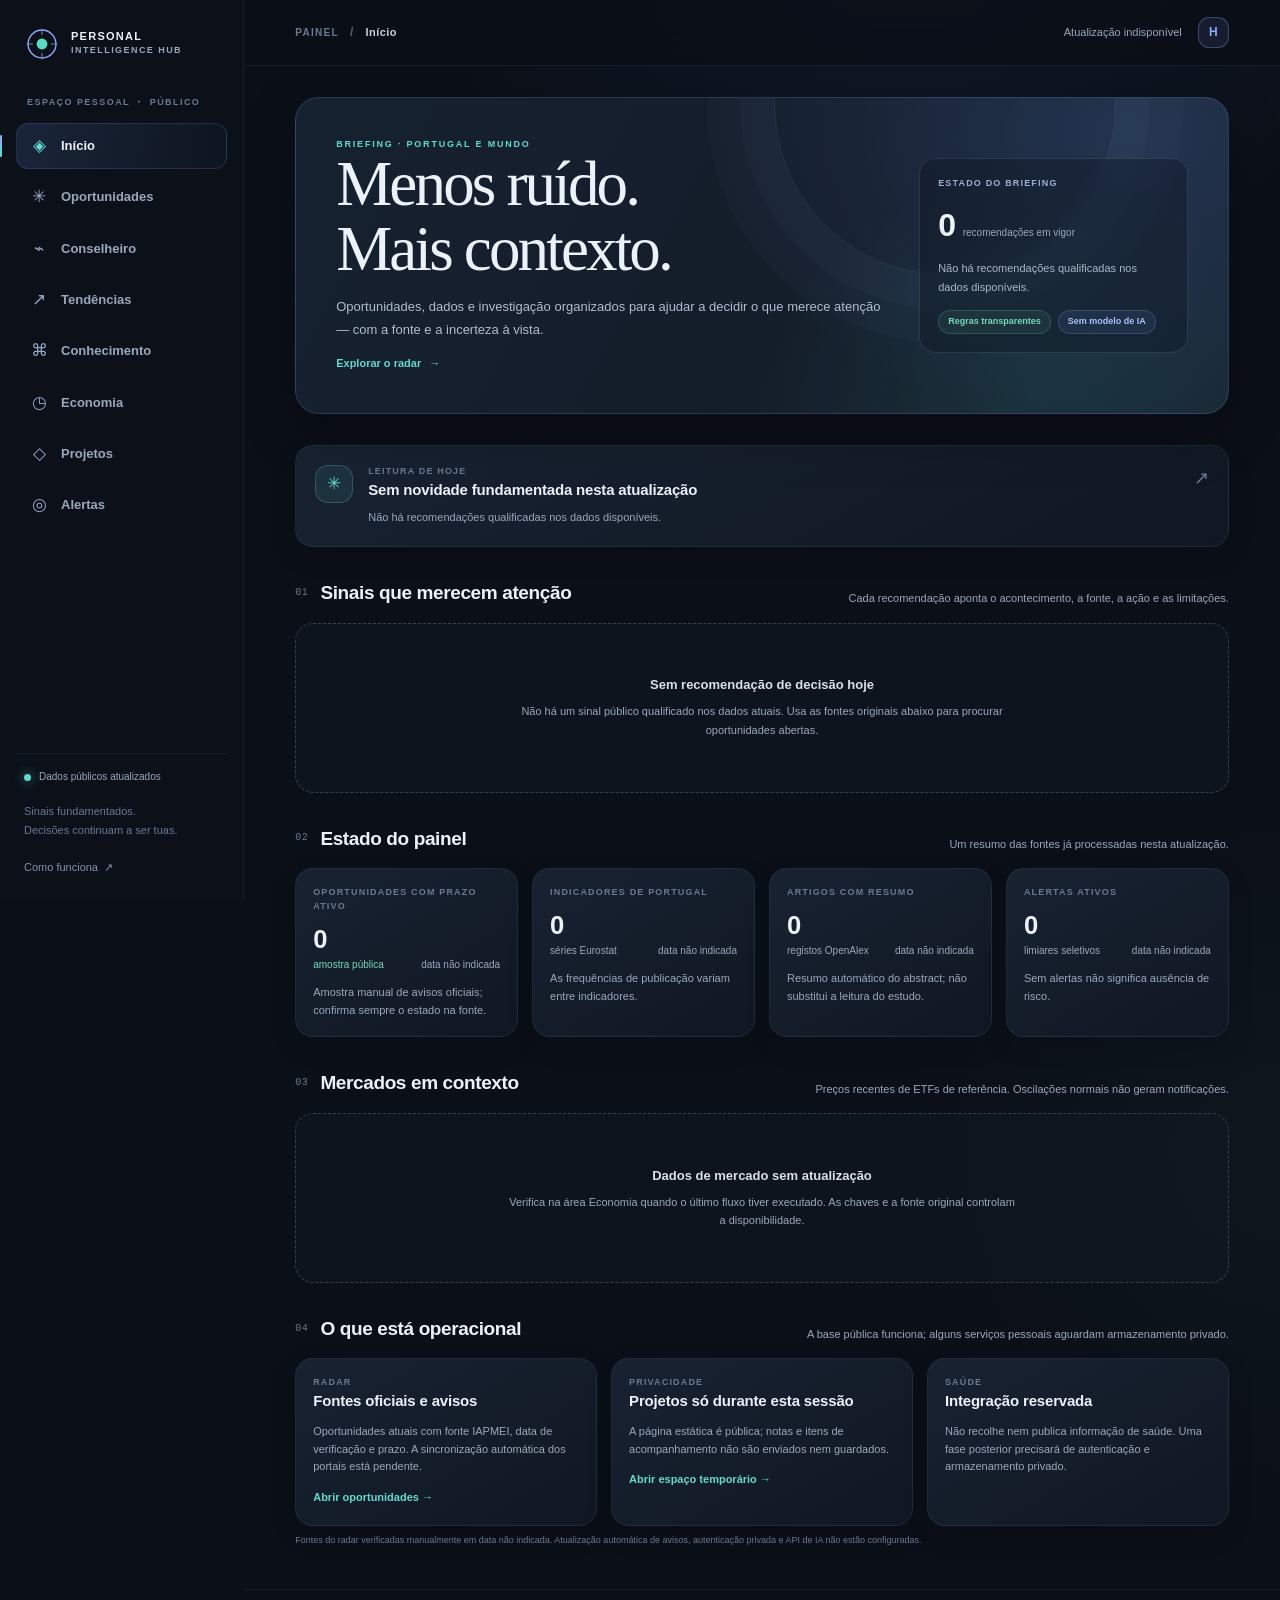
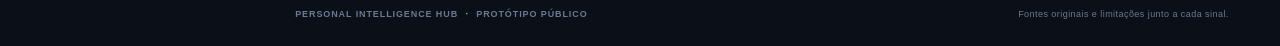
<file: personal-intelligence-dashboard/docs/index.html>
<!doctype html>
<html lang="pt-PT">
<head>
  <meta charset="utf-8">
  <meta name="viewport" content="width=device-width, initial-scale=1, viewport-fit=cover">
  <meta name="theme-color" content="#0c1018">
  <meta name="description" content="Briefing diário com oportunidades e sinais verificados.">
  <title>Início · Personal Intelligence Hub</title>
  <link rel="stylesheet" href="assets/hub.css">
  <script defer src="assets/hub.js"></script>
</head>
<body data-page="home">
  <a class="skip-link" href="#main">Saltar para o conteúdo principal</a>
  <div class="app-shell">
    <aside class="sidebar">
      <a class="brand" href="index.html" data-route="home">
        <svg class="brand-mark" viewBox="0 0 40 40" aria-hidden="true">
<circle cx="20" cy="20" r="15.5" fill="none" stroke="#88aaff" stroke-width="1.6"/>
<circle cx="20" cy="20" r="6" fill="#58dbc4"/><path d="M20 3v7M37 20h-7M20 37v-7M3 20h7" stroke="#7888a5" stroke-width="1.2"/>
</svg>
        <span class="brand-text"><strong>PERSONAL</strong><span>INTELLIGENCE HUB</span></span>
      </a>
      <div class="workspace-label">ESPAÇO PESSOAL <span aria-hidden="true">·</span> PÚBLICO</div>
      <nav class="side-nav" aria-label="Navegação principal">
        <a class="nav-link" href="index.html" data-route="home" aria-current="page"><span class="nav-icon" aria-hidden="true">◈</span><span>Início</span></a>
<a class="nav-link" href="opportunities.html" data-route="opportunities"><span class="nav-icon" aria-hidden="true">✳</span><span>Oportunidades</span></a>
<a class="nav-link" href="advisor.html" data-route="advisor"><span class="nav-icon" aria-hidden="true">⌁</span><span>Conselheiro</span></a>
<a class="nav-link" href="trends.html" data-route="trends"><span class="nav-icon" aria-hidden="true">↗</span><span>Tendências</span></a>
<a class="nav-link" href="knowledge.html" data-route="knowledge"><span class="nav-icon" aria-hidden="true">⌘</span><span>Conhecimento</span></a>
<a class="nav-link" href="economy.html" data-route="economy"><span class="nav-icon" aria-hidden="true">◷</span><span>Economia</span></a>
<a class="nav-link" href="projects.html" data-route="projects"><span class="nav-icon" aria-hidden="true">◇</span><span>Projetos</span></a>
<a class="nav-link" href="alerts.html" data-route="alerts"><span class="nav-icon" aria-hidden="true">◎</span><span>Alertas</span></a>
      </nav>
      <div class="sidebar-bottom">
        <div class="source-status"><span class="pulse" aria-hidden="true"></span><span id="source-status">A carregar fontes públicas</span></div>
        <div class="sidebar-note">Sinais fundamentados.<br>Decisões continuam a ser tuas.</div>
        <a class="sidebar-help" href="https://github.com/hlsr2002-glitch/personal-intelligence-dashboard/blob/main/personal-intelligence-dashboard/README.md" target="_blank" rel="noopener noreferrer">Como funciona <span aria-hidden="true">↗</span></a>
      </div>
    </aside>
    <div class="main-column">
      <header class="topbar">
        <div class="mobile-brand"><svg class="brand-mark" viewBox="0 0 40 40" aria-hidden="true">
<circle cx="20" cy="20" r="15.5" fill="none" stroke="#88aaff" stroke-width="1.6"/>
<circle cx="20" cy="20" r="6" fill="#58dbc4"/><path d="M20 3v7M37 20h-7M20 37v-7M3 20h7" stroke="#7888a5" stroke-width="1.2"/>
</svg><span>INTELLIGENCE HUB</span></div>
        <div class="breadcrumbs"><span>PAINEL</span><b aria-hidden="true">/</b><strong id="crumb-title">Início</strong></div>
        <div class="topbar-meta"><span class="topbar-date" id="updated-label">A sincronizar…</span><span class="avatar" aria-label="Perfil privado não configurado">H</span></div>
      </header>
      <nav class="mobile-nav" aria-label="Navegação principal">
        <a class="nav-link" href="index.html" data-route="home" aria-current="page"><span class="nav-icon" aria-hidden="true">◈</span><span>Início</span></a>
<a class="nav-link" href="opportunities.html" data-route="opportunities"><span class="nav-icon" aria-hidden="true">✳</span><span>Oportunidades</span></a>
<a class="nav-link" href="advisor.html" data-route="advisor"><span class="nav-icon" aria-hidden="true">⌁</span><span>Conselheiro</span></a>
<a class="nav-link" href="trends.html" data-route="trends"><span class="nav-icon" aria-hidden="true">↗</span><span>Tendências</span></a>
<a class="nav-link" href="knowledge.html" data-route="knowledge"><span class="nav-icon" aria-hidden="true">⌘</span><span>Conhecimento</span></a>
<a class="nav-link" href="economy.html" data-route="economy"><span class="nav-icon" aria-hidden="true">◷</span><span>Economia</span></a>
<a class="nav-link" href="projects.html" data-route="projects"><span class="nav-icon" aria-hidden="true">◇</span><span>Projetos</span></a>
<a class="nav-link" href="alerts.html" data-route="alerts"><span class="nav-icon" aria-hidden="true">◎</span><span>Alertas</span></a>
      </nav>
      <main id="main" class="page-main" tabindex="-1">
        <div class="loading-state" role="status"><span class="spinner" aria-hidden="true"></span>A preparar o painel…</div>
      </main>
      <footer class="page-footer">
        <span>PERSONAL INTELLIGENCE HUB <b>·</b> PROTÓTIPO PÚBLICO</span>
        <span>Fontes originais e limitações junto a cada sinal.</span>
      </footer>
    </div>
  </div>
</body>
</html>
</file>
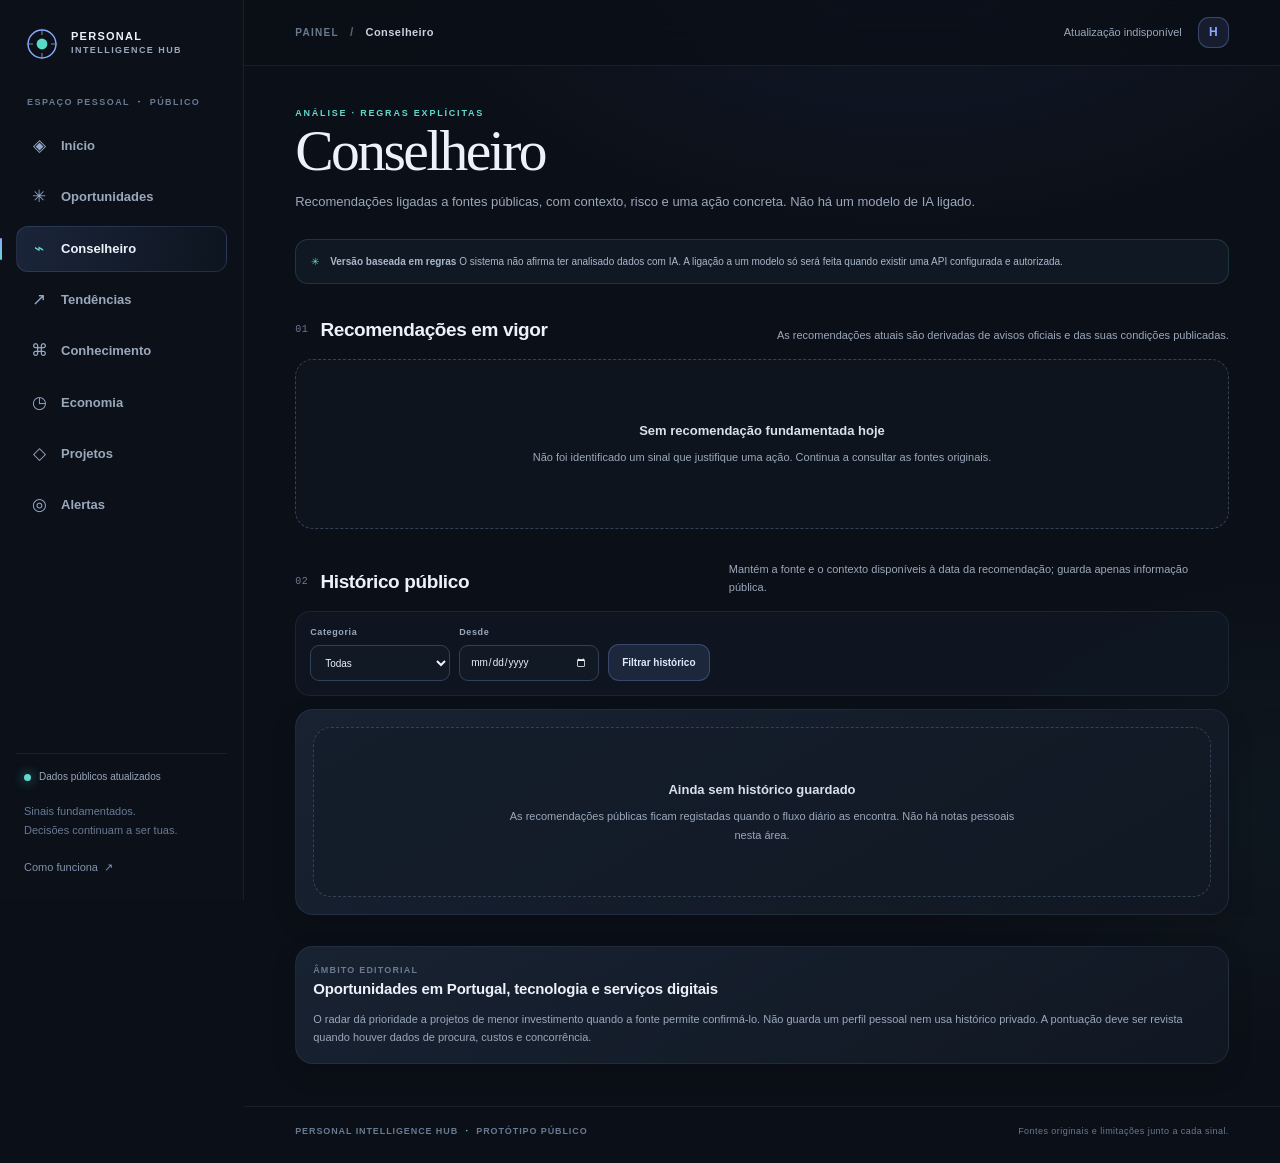
<file: personal-intelligence-dashboard/docs/advisor.html>
<!doctype html>
<html lang="pt-PT">
<head>
  <meta charset="utf-8">
  <meta name="viewport" content="width=device-width, initial-scale=1, viewport-fit=cover">
  <meta name="theme-color" content="#0c1018">
  <meta name="description" content="Recomendações fundamentadas, limitações e histórico.">
  <title>Conselheiro · Personal Intelligence Hub</title>
  <link rel="stylesheet" href="assets/hub.css">
  <script defer src="assets/hub.js"></script>
</head>
<body data-page="advisor">
  <a class="skip-link" href="#main">Saltar para o conteúdo principal</a>
  <div class="app-shell">
    <aside class="sidebar">
      <a class="brand" href="index.html" data-route="home">
        <svg class="brand-mark" viewBox="0 0 40 40" aria-hidden="true">
<circle cx="20" cy="20" r="15.5" fill="none" stroke="#88aaff" stroke-width="1.6"/>
<circle cx="20" cy="20" r="6" fill="#58dbc4"/><path d="M20 3v7M37 20h-7M20 37v-7M3 20h7" stroke="#7888a5" stroke-width="1.2"/>
</svg>
        <span class="brand-text"><strong>PERSONAL</strong><span>INTELLIGENCE HUB</span></span>
      </a>
      <div class="workspace-label">ESPAÇO PESSOAL <span aria-hidden="true">·</span> PÚBLICO</div>
      <nav class="side-nav" aria-label="Navegação principal">
        <a class="nav-link" href="index.html" data-route="home"><span class="nav-icon" aria-hidden="true">◈</span><span>Início</span></a>
<a class="nav-link" href="opportunities.html" data-route="opportunities"><span class="nav-icon" aria-hidden="true">✳</span><span>Oportunidades</span></a>
<a class="nav-link" href="advisor.html" data-route="advisor" aria-current="page"><span class="nav-icon" aria-hidden="true">⌁</span><span>Conselheiro</span></a>
<a class="nav-link" href="trends.html" data-route="trends"><span class="nav-icon" aria-hidden="true">↗</span><span>Tendências</span></a>
<a class="nav-link" href="knowledge.html" data-route="knowledge"><span class="nav-icon" aria-hidden="true">⌘</span><span>Conhecimento</span></a>
<a class="nav-link" href="economy.html" data-route="economy"><span class="nav-icon" aria-hidden="true">◷</span><span>Economia</span></a>
<a class="nav-link" href="projects.html" data-route="projects"><span class="nav-icon" aria-hidden="true">◇</span><span>Projetos</span></a>
<a class="nav-link" href="alerts.html" data-route="alerts"><span class="nav-icon" aria-hidden="true">◎</span><span>Alertas</span></a>
      </nav>
      <div class="sidebar-bottom">
        <div class="source-status"><span class="pulse" aria-hidden="true"></span><span id="source-status">A carregar fontes públicas</span></div>
        <div class="sidebar-note">Sinais fundamentados.<br>Decisões continuam a ser tuas.</div>
        <a class="sidebar-help" href="https://github.com/hlsr2002-glitch/personal-intelligence-dashboard/blob/main/personal-intelligence-dashboard/README.md" target="_blank" rel="noopener noreferrer">Como funciona <span aria-hidden="true">↗</span></a>
      </div>
    </aside>
    <div class="main-column">
      <header class="topbar">
        <div class="mobile-brand"><svg class="brand-mark" viewBox="0 0 40 40" aria-hidden="true">
<circle cx="20" cy="20" r="15.5" fill="none" stroke="#88aaff" stroke-width="1.6"/>
<circle cx="20" cy="20" r="6" fill="#58dbc4"/><path d="M20 3v7M37 20h-7M20 37v-7M3 20h7" stroke="#7888a5" stroke-width="1.2"/>
</svg><span>INTELLIGENCE HUB</span></div>
        <div class="breadcrumbs"><span>PAINEL</span><b aria-hidden="true">/</b><strong id="crumb-title">Conselheiro</strong></div>
        <div class="topbar-meta"><span class="topbar-date" id="updated-label">A sincronizar…</span><span class="avatar" aria-label="Perfil privado não configurado">H</span></div>
      </header>
      <nav class="mobile-nav" aria-label="Navegação principal">
        <a class="nav-link" href="index.html" data-route="home"><span class="nav-icon" aria-hidden="true">◈</span><span>Início</span></a>
<a class="nav-link" href="opportunities.html" data-route="opportunities"><span class="nav-icon" aria-hidden="true">✳</span><span>Oportunidades</span></a>
<a class="nav-link" href="advisor.html" data-route="advisor" aria-current="page"><span class="nav-icon" aria-hidden="true">⌁</span><span>Conselheiro</span></a>
<a class="nav-link" href="trends.html" data-route="trends"><span class="nav-icon" aria-hidden="true">↗</span><span>Tendências</span></a>
<a class="nav-link" href="knowledge.html" data-route="knowledge"><span class="nav-icon" aria-hidden="true">⌘</span><span>Conhecimento</span></a>
<a class="nav-link" href="economy.html" data-route="economy"><span class="nav-icon" aria-hidden="true">◷</span><span>Economia</span></a>
<a class="nav-link" href="projects.html" data-route="projects"><span class="nav-icon" aria-hidden="true">◇</span><span>Projetos</span></a>
<a class="nav-link" href="alerts.html" data-route="alerts"><span class="nav-icon" aria-hidden="true">◎</span><span>Alertas</span></a>
      </nav>
      <main id="main" class="page-main" tabindex="-1">
        <div class="loading-state" role="status"><span class="spinner" aria-hidden="true"></span>A preparar o painel…</div>
      </main>
      <footer class="page-footer">
        <span>PERSONAL INTELLIGENCE HUB <b>·</b> PROTÓTIPO PÚBLICO</span>
        <span>Fontes originais e limitações junto a cada sinal.</span>
      </footer>
    </div>
  </div>
</body>
</html>
</file>
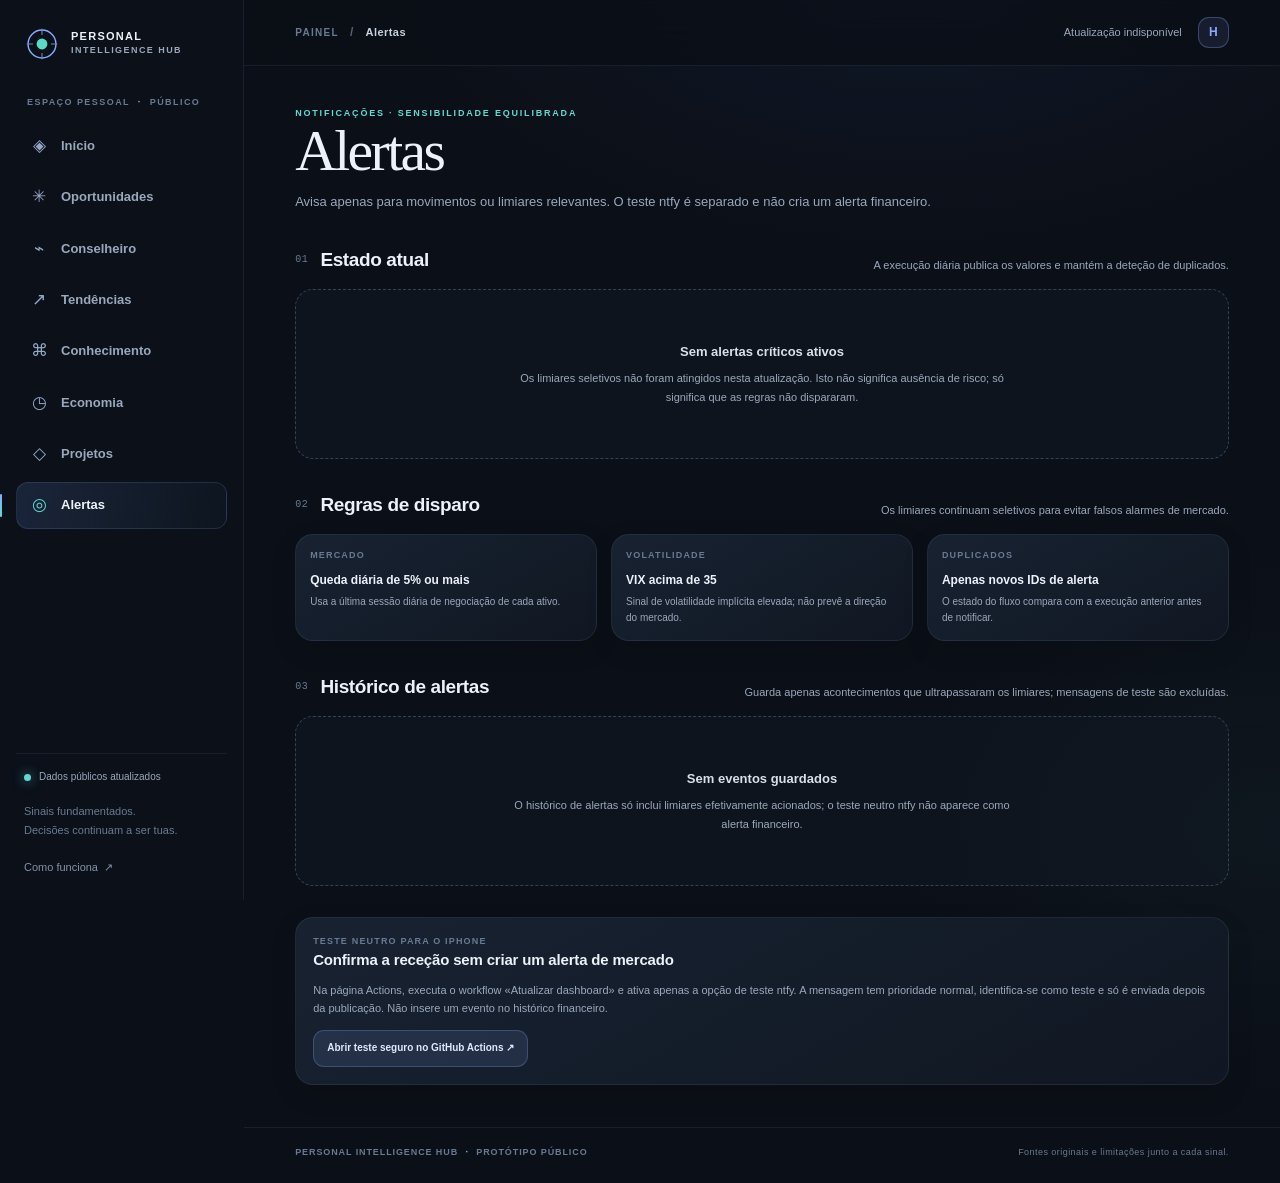
<file: personal-intelligence-dashboard/docs/alerts.html>
<!doctype html>
<html lang="pt-PT">
<head>
  <meta charset="utf-8">
  <meta name="viewport" content="width=device-width, initial-scale=1, viewport-fit=cover">
  <meta name="theme-color" content="#0c1018">
  <meta name="description" content="Estado, regras e histórico das notificações.">
  <title>Alertas · Personal Intelligence Hub</title>
  <link rel="stylesheet" href="assets/hub.css">
  <script defer src="assets/hub.js"></script>
</head>
<body data-page="alerts">
  <a class="skip-link" href="#main">Saltar para o conteúdo principal</a>
  <div class="app-shell">
    <aside class="sidebar">
      <a class="brand" href="index.html" data-route="home">
        <svg class="brand-mark" viewBox="0 0 40 40" aria-hidden="true">
<circle cx="20" cy="20" r="15.5" fill="none" stroke="#88aaff" stroke-width="1.6"/>
<circle cx="20" cy="20" r="6" fill="#58dbc4"/><path d="M20 3v7M37 20h-7M20 37v-7M3 20h7" stroke="#7888a5" stroke-width="1.2"/>
</svg>
        <span class="brand-text"><strong>PERSONAL</strong><span>INTELLIGENCE HUB</span></span>
      </a>
      <div class="workspace-label">ESPAÇO PESSOAL <span aria-hidden="true">·</span> PÚBLICO</div>
      <nav class="side-nav" aria-label="Navegação principal">
        <a class="nav-link" href="index.html" data-route="home"><span class="nav-icon" aria-hidden="true">◈</span><span>Início</span></a>
<a class="nav-link" href="opportunities.html" data-route="opportunities"><span class="nav-icon" aria-hidden="true">✳</span><span>Oportunidades</span></a>
<a class="nav-link" href="advisor.html" data-route="advisor"><span class="nav-icon" aria-hidden="true">⌁</span><span>Conselheiro</span></a>
<a class="nav-link" href="trends.html" data-route="trends"><span class="nav-icon" aria-hidden="true">↗</span><span>Tendências</span></a>
<a class="nav-link" href="knowledge.html" data-route="knowledge"><span class="nav-icon" aria-hidden="true">⌘</span><span>Conhecimento</span></a>
<a class="nav-link" href="economy.html" data-route="economy"><span class="nav-icon" aria-hidden="true">◷</span><span>Economia</span></a>
<a class="nav-link" href="projects.html" data-route="projects"><span class="nav-icon" aria-hidden="true">◇</span><span>Projetos</span></a>
<a class="nav-link" href="alerts.html" data-route="alerts" aria-current="page"><span class="nav-icon" aria-hidden="true">◎</span><span>Alertas</span></a>
      </nav>
      <div class="sidebar-bottom">
        <div class="source-status"><span class="pulse" aria-hidden="true"></span><span id="source-status">A carregar fontes públicas</span></div>
        <div class="sidebar-note">Sinais fundamentados.<br>Decisões continuam a ser tuas.</div>
        <a class="sidebar-help" href="https://github.com/hlsr2002-glitch/personal-intelligence-dashboard/blob/main/personal-intelligence-dashboard/README.md" target="_blank" rel="noopener noreferrer">Como funciona <span aria-hidden="true">↗</span></a>
      </div>
    </aside>
    <div class="main-column">
      <header class="topbar">
        <div class="mobile-brand"><svg class="brand-mark" viewBox="0 0 40 40" aria-hidden="true">
<circle cx="20" cy="20" r="15.5" fill="none" stroke="#88aaff" stroke-width="1.6"/>
<circle cx="20" cy="20" r="6" fill="#58dbc4"/><path d="M20 3v7M37 20h-7M20 37v-7M3 20h7" stroke="#7888a5" stroke-width="1.2"/>
</svg><span>INTELLIGENCE HUB</span></div>
        <div class="breadcrumbs"><span>PAINEL</span><b aria-hidden="true">/</b><strong id="crumb-title">Alertas</strong></div>
        <div class="topbar-meta"><span class="topbar-date" id="updated-label">A sincronizar…</span><span class="avatar" aria-label="Perfil privado não configurado">H</span></div>
      </header>
      <nav class="mobile-nav" aria-label="Navegação principal">
        <a class="nav-link" href="index.html" data-route="home"><span class="nav-icon" aria-hidden="true">◈</span><span>Início</span></a>
<a class="nav-link" href="opportunities.html" data-route="opportunities"><span class="nav-icon" aria-hidden="true">✳</span><span>Oportunidades</span></a>
<a class="nav-link" href="advisor.html" data-route="advisor"><span class="nav-icon" aria-hidden="true">⌁</span><span>Conselheiro</span></a>
<a class="nav-link" href="trends.html" data-route="trends"><span class="nav-icon" aria-hidden="true">↗</span><span>Tendências</span></a>
<a class="nav-link" href="knowledge.html" data-route="knowledge"><span class="nav-icon" aria-hidden="true">⌘</span><span>Conhecimento</span></a>
<a class="nav-link" href="economy.html" data-route="economy"><span class="nav-icon" aria-hidden="true">◷</span><span>Economia</span></a>
<a class="nav-link" href="projects.html" data-route="projects"><span class="nav-icon" aria-hidden="true">◇</span><span>Projetos</span></a>
<a class="nav-link" href="alerts.html" data-route="alerts" aria-current="page"><span class="nav-icon" aria-hidden="true">◎</span><span>Alertas</span></a>
      </nav>
      <main id="main" class="page-main" tabindex="-1">
        <div class="loading-state" role="status"><span class="spinner" aria-hidden="true"></span>A preparar o painel…</div>
      </main>
      <footer class="page-footer">
        <span>PERSONAL INTELLIGENCE HUB <b>·</b> PROTÓTIPO PÚBLICO</span>
        <span>Fontes originais e limitações junto a cada sinal.</span>
      </footer>
    </div>
  </div>
</body>
</html>
</file>
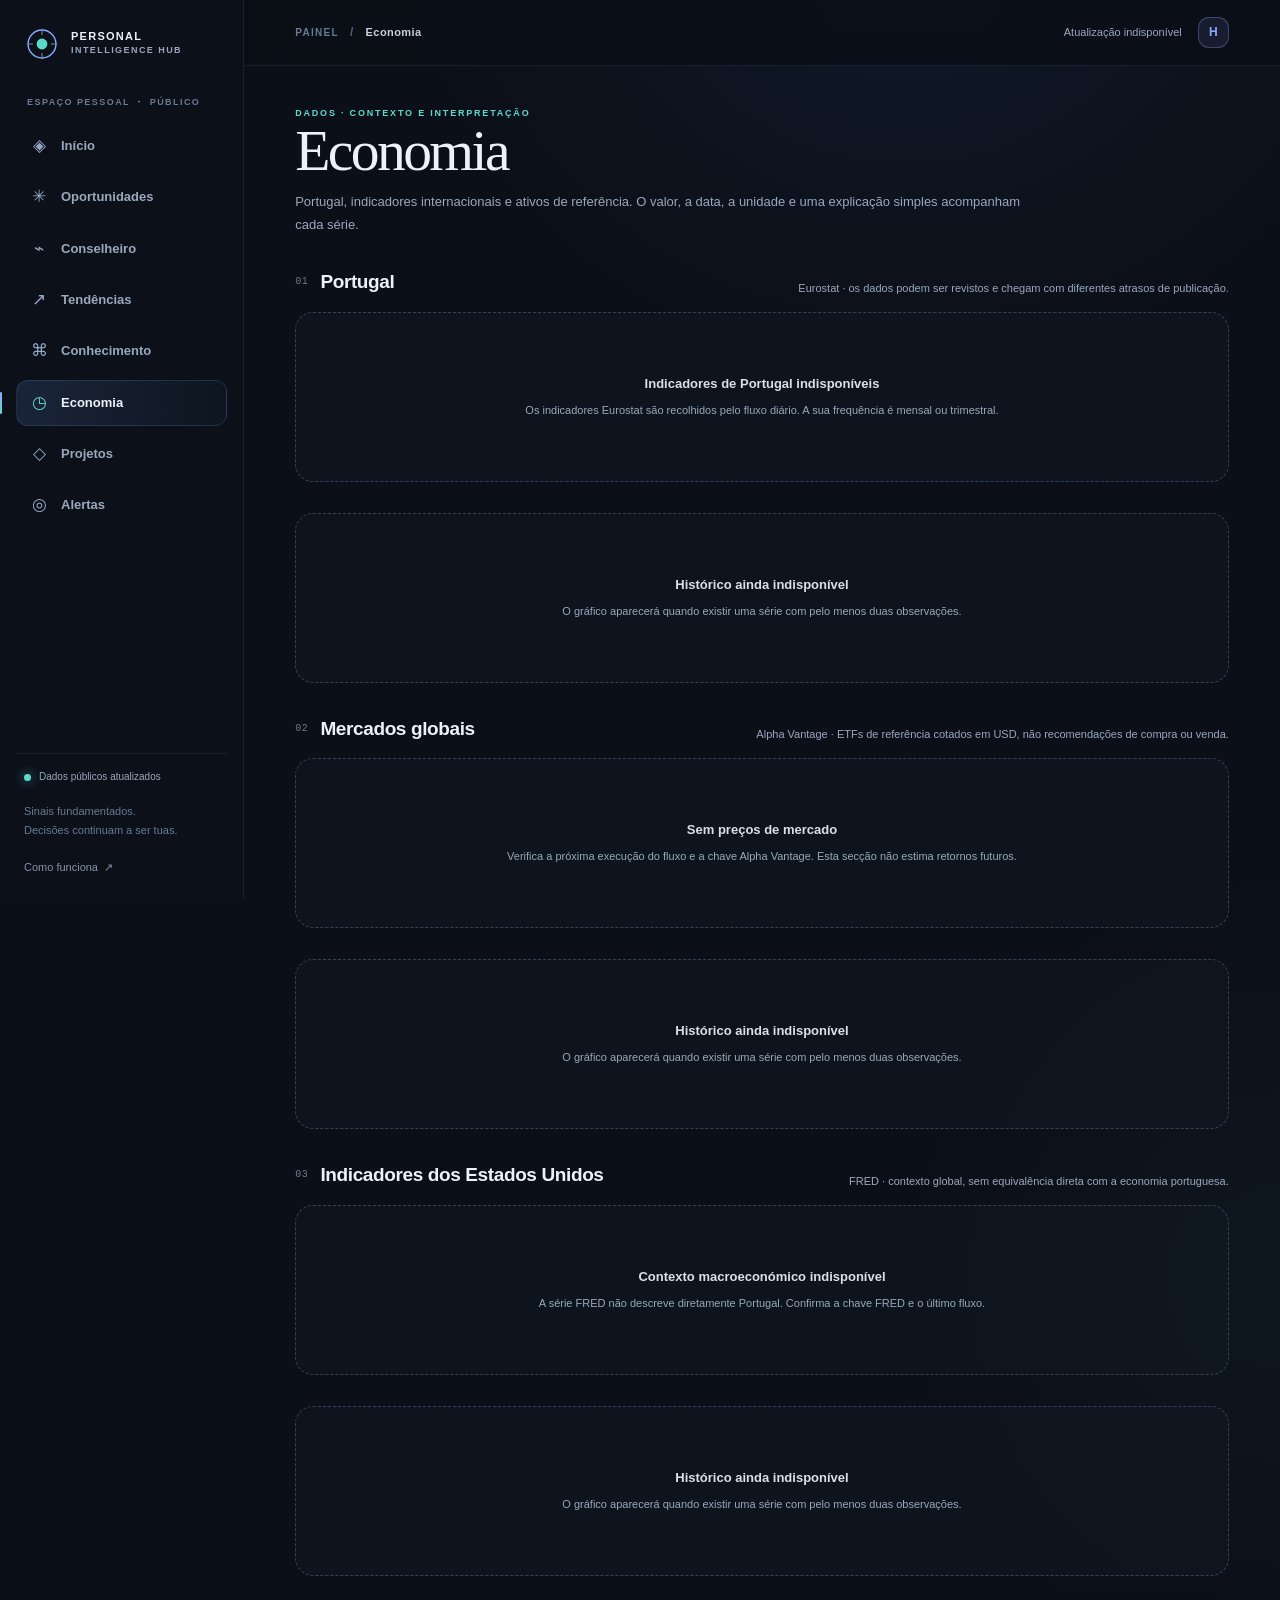
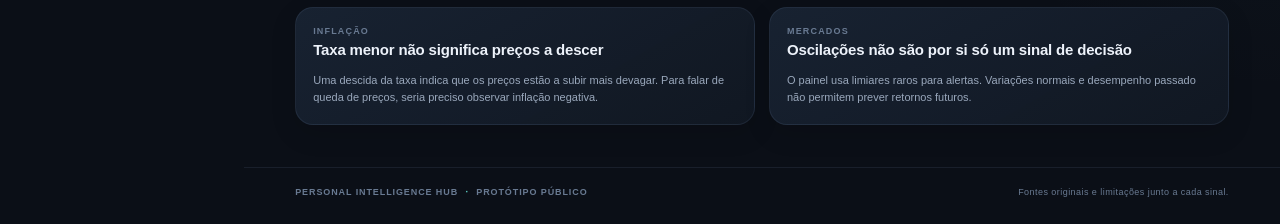
<file: personal-intelligence-dashboard/docs/economy.html>
<!doctype html>
<html lang="pt-PT">
<head>
  <meta charset="utf-8">
  <meta name="viewport" content="width=device-width, initial-scale=1, viewport-fit=cover">
  <meta name="theme-color" content="#0c1018">
  <meta name="description" content="Indicadores de Portugal, mercados e contexto global.">
  <title>Economia · Personal Intelligence Hub</title>
  <link rel="stylesheet" href="assets/hub.css">
  <script defer src="assets/hub.js"></script>
</head>
<body data-page="economy">
  <a class="skip-link" href="#main">Saltar para o conteúdo principal</a>
  <div class="app-shell">
    <aside class="sidebar">
      <a class="brand" href="index.html" data-route="home">
        <svg class="brand-mark" viewBox="0 0 40 40" aria-hidden="true">
<circle cx="20" cy="20" r="15.5" fill="none" stroke="#88aaff" stroke-width="1.6"/>
<circle cx="20" cy="20" r="6" fill="#58dbc4"/><path d="M20 3v7M37 20h-7M20 37v-7M3 20h7" stroke="#7888a5" stroke-width="1.2"/>
</svg>
        <span class="brand-text"><strong>PERSONAL</strong><span>INTELLIGENCE HUB</span></span>
      </a>
      <div class="workspace-label">ESPAÇO PESSOAL <span aria-hidden="true">·</span> PÚBLICO</div>
      <nav class="side-nav" aria-label="Navegação principal">
        <a class="nav-link" href="index.html" data-route="home"><span class="nav-icon" aria-hidden="true">◈</span><span>Início</span></a>
<a class="nav-link" href="opportunities.html" data-route="opportunities"><span class="nav-icon" aria-hidden="true">✳</span><span>Oportunidades</span></a>
<a class="nav-link" href="advisor.html" data-route="advisor"><span class="nav-icon" aria-hidden="true">⌁</span><span>Conselheiro</span></a>
<a class="nav-link" href="trends.html" data-route="trends"><span class="nav-icon" aria-hidden="true">↗</span><span>Tendências</span></a>
<a class="nav-link" href="knowledge.html" data-route="knowledge"><span class="nav-icon" aria-hidden="true">⌘</span><span>Conhecimento</span></a>
<a class="nav-link" href="economy.html" data-route="economy" aria-current="page"><span class="nav-icon" aria-hidden="true">◷</span><span>Economia</span></a>
<a class="nav-link" href="projects.html" data-route="projects"><span class="nav-icon" aria-hidden="true">◇</span><span>Projetos</span></a>
<a class="nav-link" href="alerts.html" data-route="alerts"><span class="nav-icon" aria-hidden="true">◎</span><span>Alertas</span></a>
      </nav>
      <div class="sidebar-bottom">
        <div class="source-status"><span class="pulse" aria-hidden="true"></span><span id="source-status">A carregar fontes públicas</span></div>
        <div class="sidebar-note">Sinais fundamentados.<br>Decisões continuam a ser tuas.</div>
        <a class="sidebar-help" href="https://github.com/hlsr2002-glitch/personal-intelligence-dashboard/blob/main/personal-intelligence-dashboard/README.md" target="_blank" rel="noopener noreferrer">Como funciona <span aria-hidden="true">↗</span></a>
      </div>
    </aside>
    <div class="main-column">
      <header class="topbar">
        <div class="mobile-brand"><svg class="brand-mark" viewBox="0 0 40 40" aria-hidden="true">
<circle cx="20" cy="20" r="15.5" fill="none" stroke="#88aaff" stroke-width="1.6"/>
<circle cx="20" cy="20" r="6" fill="#58dbc4"/><path d="M20 3v7M37 20h-7M20 37v-7M3 20h7" stroke="#7888a5" stroke-width="1.2"/>
</svg><span>INTELLIGENCE HUB</span></div>
        <div class="breadcrumbs"><span>PAINEL</span><b aria-hidden="true">/</b><strong id="crumb-title">Economia</strong></div>
        <div class="topbar-meta"><span class="topbar-date" id="updated-label">A sincronizar…</span><span class="avatar" aria-label="Perfil privado não configurado">H</span></div>
      </header>
      <nav class="mobile-nav" aria-label="Navegação principal">
        <a class="nav-link" href="index.html" data-route="home"><span class="nav-icon" aria-hidden="true">◈</span><span>Início</span></a>
<a class="nav-link" href="opportunities.html" data-route="opportunities"><span class="nav-icon" aria-hidden="true">✳</span><span>Oportunidades</span></a>
<a class="nav-link" href="advisor.html" data-route="advisor"><span class="nav-icon" aria-hidden="true">⌁</span><span>Conselheiro</span></a>
<a class="nav-link" href="trends.html" data-route="trends"><span class="nav-icon" aria-hidden="true">↗</span><span>Tendências</span></a>
<a class="nav-link" href="knowledge.html" data-route="knowledge"><span class="nav-icon" aria-hidden="true">⌘</span><span>Conhecimento</span></a>
<a class="nav-link" href="economy.html" data-route="economy" aria-current="page"><span class="nav-icon" aria-hidden="true">◷</span><span>Economia</span></a>
<a class="nav-link" href="projects.html" data-route="projects"><span class="nav-icon" aria-hidden="true">◇</span><span>Projetos</span></a>
<a class="nav-link" href="alerts.html" data-route="alerts"><span class="nav-icon" aria-hidden="true">◎</span><span>Alertas</span></a>
      </nav>
      <main id="main" class="page-main" tabindex="-1">
        <div class="loading-state" role="status"><span class="spinner" aria-hidden="true"></span>A preparar o painel…</div>
      </main>
      <footer class="page-footer">
        <span>PERSONAL INTELLIGENCE HUB <b>·</b> PROTÓTIPO PÚBLICO</span>
        <span>Fontes originais e limitações junto a cada sinal.</span>
      </footer>
    </div>
  </div>
</body>
</html>
</file>
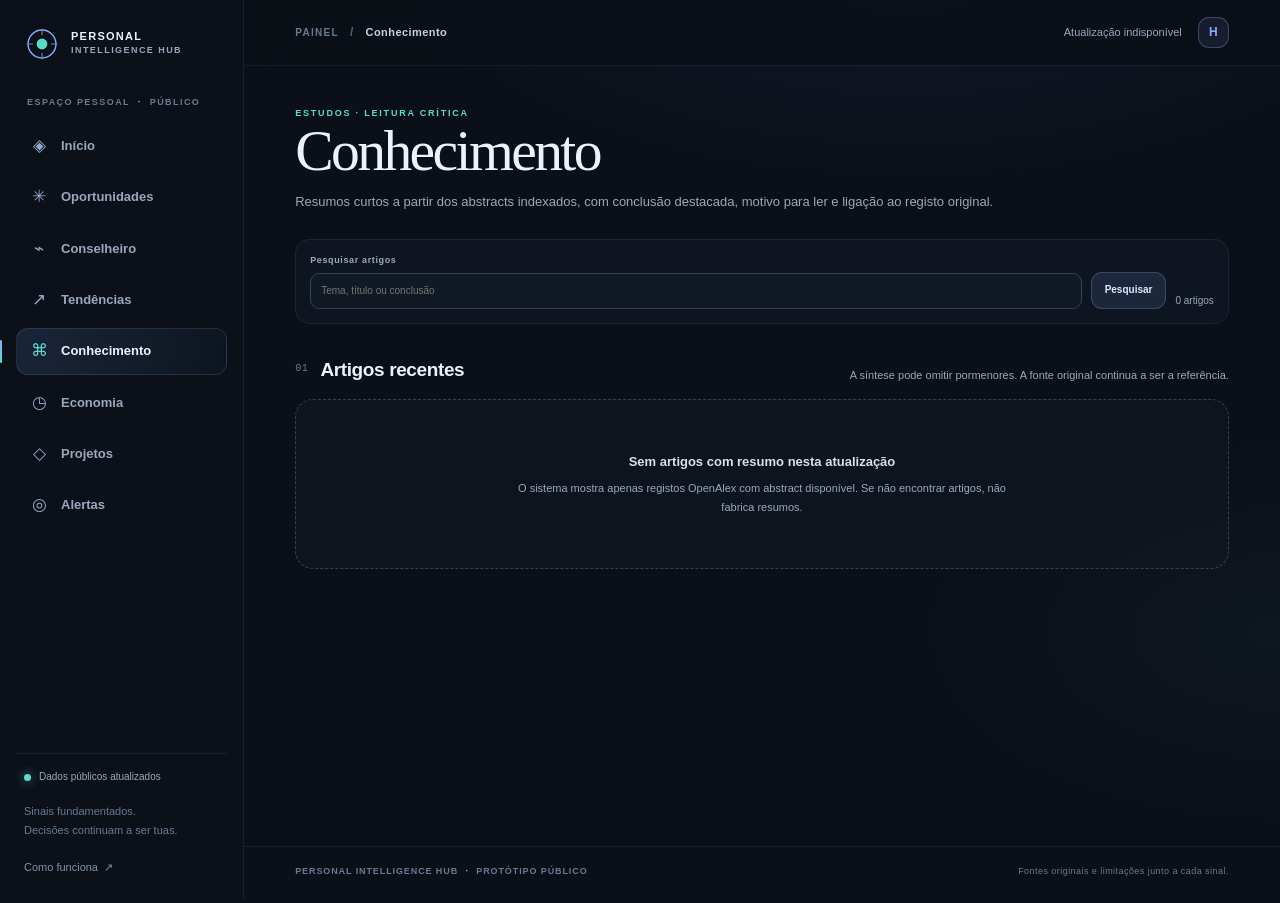
<file: personal-intelligence-dashboard/docs/knowledge.html>
<!doctype html>
<html lang="pt-PT">
<head>
  <meta charset="utf-8">
  <meta name="viewport" content="width=device-width, initial-scale=1, viewport-fit=cover">
  <meta name="theme-color" content="#0c1018">
  <meta name="description" content="Artigos de investigação com resumo e fonte original.">
  <title>Conhecimento · Personal Intelligence Hub</title>
  <link rel="stylesheet" href="assets/hub.css">
  <script defer src="assets/hub.js"></script>
</head>
<body data-page="knowledge">
  <a class="skip-link" href="#main">Saltar para o conteúdo principal</a>
  <div class="app-shell">
    <aside class="sidebar">
      <a class="brand" href="index.html" data-route="home">
        <svg class="brand-mark" viewBox="0 0 40 40" aria-hidden="true">
<circle cx="20" cy="20" r="15.5" fill="none" stroke="#88aaff" stroke-width="1.6"/>
<circle cx="20" cy="20" r="6" fill="#58dbc4"/><path d="M20 3v7M37 20h-7M20 37v-7M3 20h7" stroke="#7888a5" stroke-width="1.2"/>
</svg>
        <span class="brand-text"><strong>PERSONAL</strong><span>INTELLIGENCE HUB</span></span>
      </a>
      <div class="workspace-label">ESPAÇO PESSOAL <span aria-hidden="true">·</span> PÚBLICO</div>
      <nav class="side-nav" aria-label="Navegação principal">
        <a class="nav-link" href="index.html" data-route="home"><span class="nav-icon" aria-hidden="true">◈</span><span>Início</span></a>
<a class="nav-link" href="opportunities.html" data-route="opportunities"><span class="nav-icon" aria-hidden="true">✳</span><span>Oportunidades</span></a>
<a class="nav-link" href="advisor.html" data-route="advisor"><span class="nav-icon" aria-hidden="true">⌁</span><span>Conselheiro</span></a>
<a class="nav-link" href="trends.html" data-route="trends"><span class="nav-icon" aria-hidden="true">↗</span><span>Tendências</span></a>
<a class="nav-link" href="knowledge.html" data-route="knowledge" aria-current="page"><span class="nav-icon" aria-hidden="true">⌘</span><span>Conhecimento</span></a>
<a class="nav-link" href="economy.html" data-route="economy"><span class="nav-icon" aria-hidden="true">◷</span><span>Economia</span></a>
<a class="nav-link" href="projects.html" data-route="projects"><span class="nav-icon" aria-hidden="true">◇</span><span>Projetos</span></a>
<a class="nav-link" href="alerts.html" data-route="alerts"><span class="nav-icon" aria-hidden="true">◎</span><span>Alertas</span></a>
      </nav>
      <div class="sidebar-bottom">
        <div class="source-status"><span class="pulse" aria-hidden="true"></span><span id="source-status">A carregar fontes públicas</span></div>
        <div class="sidebar-note">Sinais fundamentados.<br>Decisões continuam a ser tuas.</div>
        <a class="sidebar-help" href="https://github.com/hlsr2002-glitch/personal-intelligence-dashboard/blob/main/personal-intelligence-dashboard/README.md" target="_blank" rel="noopener noreferrer">Como funciona <span aria-hidden="true">↗</span></a>
      </div>
    </aside>
    <div class="main-column">
      <header class="topbar">
        <div class="mobile-brand"><svg class="brand-mark" viewBox="0 0 40 40" aria-hidden="true">
<circle cx="20" cy="20" r="15.5" fill="none" stroke="#88aaff" stroke-width="1.6"/>
<circle cx="20" cy="20" r="6" fill="#58dbc4"/><path d="M20 3v7M37 20h-7M20 37v-7M3 20h7" stroke="#7888a5" stroke-width="1.2"/>
</svg><span>INTELLIGENCE HUB</span></div>
        <div class="breadcrumbs"><span>PAINEL</span><b aria-hidden="true">/</b><strong id="crumb-title">Conhecimento</strong></div>
        <div class="topbar-meta"><span class="topbar-date" id="updated-label">A sincronizar…</span><span class="avatar" aria-label="Perfil privado não configurado">H</span></div>
      </header>
      <nav class="mobile-nav" aria-label="Navegação principal">
        <a class="nav-link" href="index.html" data-route="home"><span class="nav-icon" aria-hidden="true">◈</span><span>Início</span></a>
<a class="nav-link" href="opportunities.html" data-route="opportunities"><span class="nav-icon" aria-hidden="true">✳</span><span>Oportunidades</span></a>
<a class="nav-link" href="advisor.html" data-route="advisor"><span class="nav-icon" aria-hidden="true">⌁</span><span>Conselheiro</span></a>
<a class="nav-link" href="trends.html" data-route="trends"><span class="nav-icon" aria-hidden="true">↗</span><span>Tendências</span></a>
<a class="nav-link" href="knowledge.html" data-route="knowledge" aria-current="page"><span class="nav-icon" aria-hidden="true">⌘</span><span>Conhecimento</span></a>
<a class="nav-link" href="economy.html" data-route="economy"><span class="nav-icon" aria-hidden="true">◷</span><span>Economia</span></a>
<a class="nav-link" href="projects.html" data-route="projects"><span class="nav-icon" aria-hidden="true">◇</span><span>Projetos</span></a>
<a class="nav-link" href="alerts.html" data-route="alerts"><span class="nav-icon" aria-hidden="true">◎</span><span>Alertas</span></a>
      </nav>
      <main id="main" class="page-main" tabindex="-1">
        <div class="loading-state" role="status"><span class="spinner" aria-hidden="true"></span>A preparar o painel…</div>
      </main>
      <footer class="page-footer">
        <span>PERSONAL INTELLIGENCE HUB <b>·</b> PROTÓTIPO PÚBLICO</span>
        <span>Fontes originais e limitações junto a cada sinal.</span>
      </footer>
    </div>
  </div>
</body>
</html>
</file>
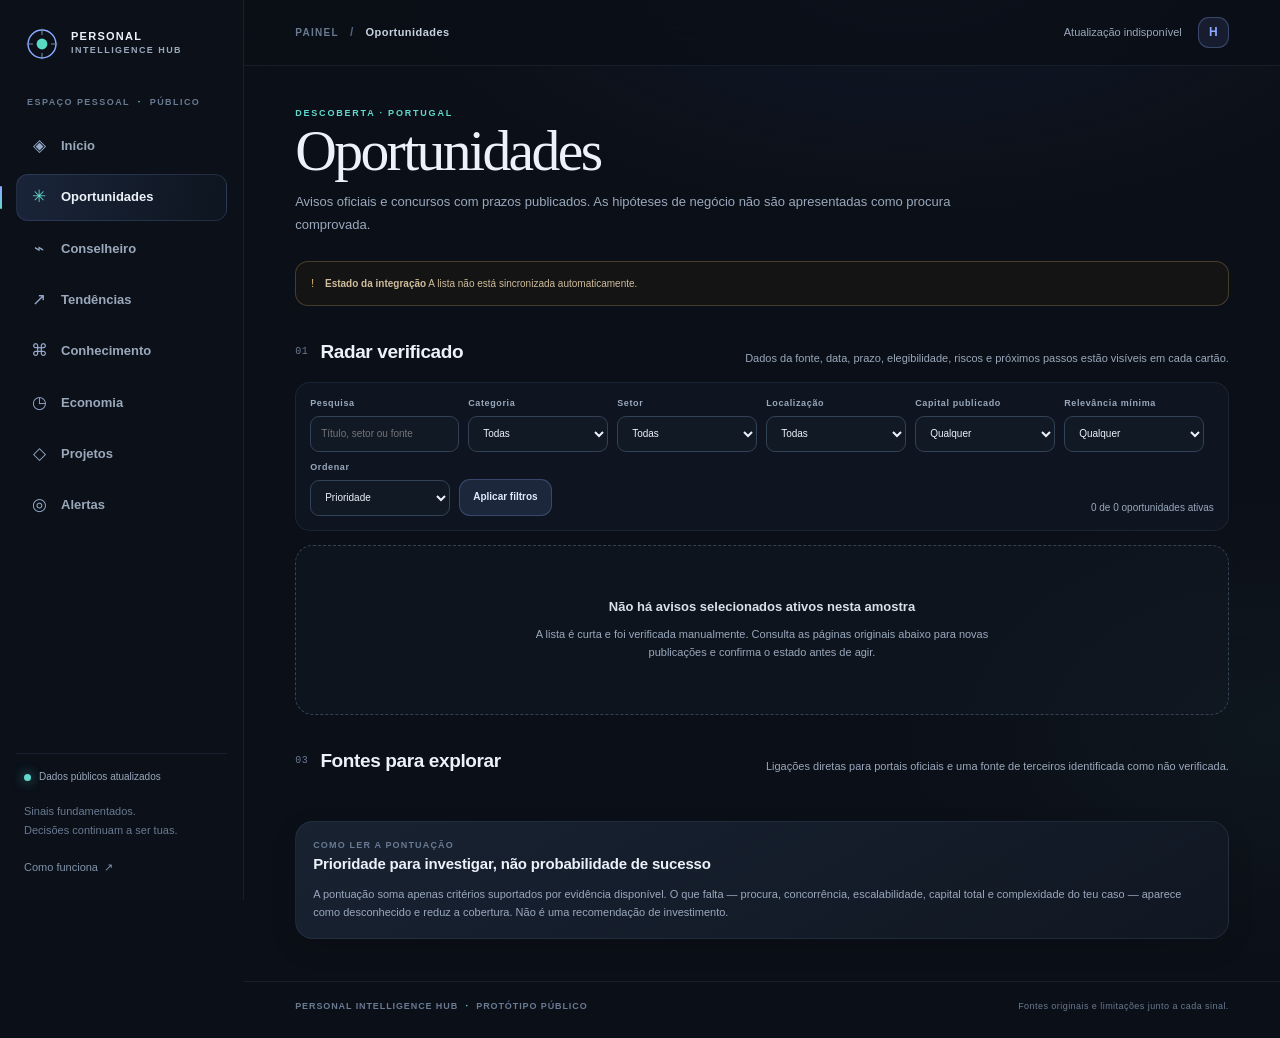
<file: personal-intelligence-dashboard/docs/opportunities.html>
<!doctype html>
<html lang="pt-PT">
<head>
  <meta charset="utf-8">
  <meta name="viewport" content="width=device-width, initial-scale=1, viewport-fit=cover">
  <meta name="theme-color" content="#0c1018">
  <meta name="description" content="Avisos, concursos e ideias para investigar em Portugal.">
  <title>Oportunidades · Personal Intelligence Hub</title>
  <link rel="stylesheet" href="assets/hub.css">
  <script defer src="assets/hub.js"></script>
</head>
<body data-page="opportunities">
  <a class="skip-link" href="#main">Saltar para o conteúdo principal</a>
  <div class="app-shell">
    <aside class="sidebar">
      <a class="brand" href="index.html" data-route="home">
        <svg class="brand-mark" viewBox="0 0 40 40" aria-hidden="true">
<circle cx="20" cy="20" r="15.5" fill="none" stroke="#88aaff" stroke-width="1.6"/>
<circle cx="20" cy="20" r="6" fill="#58dbc4"/><path d="M20 3v7M37 20h-7M20 37v-7M3 20h7" stroke="#7888a5" stroke-width="1.2"/>
</svg>
        <span class="brand-text"><strong>PERSONAL</strong><span>INTELLIGENCE HUB</span></span>
      </a>
      <div class="workspace-label">ESPAÇO PESSOAL <span aria-hidden="true">·</span> PÚBLICO</div>
      <nav class="side-nav" aria-label="Navegação principal">
        <a class="nav-link" href="index.html" data-route="home"><span class="nav-icon" aria-hidden="true">◈</span><span>Início</span></a>
<a class="nav-link" href="opportunities.html" data-route="opportunities" aria-current="page"><span class="nav-icon" aria-hidden="true">✳</span><span>Oportunidades</span></a>
<a class="nav-link" href="advisor.html" data-route="advisor"><span class="nav-icon" aria-hidden="true">⌁</span><span>Conselheiro</span></a>
<a class="nav-link" href="trends.html" data-route="trends"><span class="nav-icon" aria-hidden="true">↗</span><span>Tendências</span></a>
<a class="nav-link" href="knowledge.html" data-route="knowledge"><span class="nav-icon" aria-hidden="true">⌘</span><span>Conhecimento</span></a>
<a class="nav-link" href="economy.html" data-route="economy"><span class="nav-icon" aria-hidden="true">◷</span><span>Economia</span></a>
<a class="nav-link" href="projects.html" data-route="projects"><span class="nav-icon" aria-hidden="true">◇</span><span>Projetos</span></a>
<a class="nav-link" href="alerts.html" data-route="alerts"><span class="nav-icon" aria-hidden="true">◎</span><span>Alertas</span></a>
      </nav>
      <div class="sidebar-bottom">
        <div class="source-status"><span class="pulse" aria-hidden="true"></span><span id="source-status">A carregar fontes públicas</span></div>
        <div class="sidebar-note">Sinais fundamentados.<br>Decisões continuam a ser tuas.</div>
        <a class="sidebar-help" href="https://github.com/hlsr2002-glitch/personal-intelligence-dashboard/blob/main/personal-intelligence-dashboard/README.md" target="_blank" rel="noopener noreferrer">Como funciona <span aria-hidden="true">↗</span></a>
      </div>
    </aside>
    <div class="main-column">
      <header class="topbar">
        <div class="mobile-brand"><svg class="brand-mark" viewBox="0 0 40 40" aria-hidden="true">
<circle cx="20" cy="20" r="15.5" fill="none" stroke="#88aaff" stroke-width="1.6"/>
<circle cx="20" cy="20" r="6" fill="#58dbc4"/><path d="M20 3v7M37 20h-7M20 37v-7M3 20h7" stroke="#7888a5" stroke-width="1.2"/>
</svg><span>INTELLIGENCE HUB</span></div>
        <div class="breadcrumbs"><span>PAINEL</span><b aria-hidden="true">/</b><strong id="crumb-title">Oportunidades</strong></div>
        <div class="topbar-meta"><span class="topbar-date" id="updated-label">A sincronizar…</span><span class="avatar" aria-label="Perfil privado não configurado">H</span></div>
      </header>
      <nav class="mobile-nav" aria-label="Navegação principal">
        <a class="nav-link" href="index.html" data-route="home"><span class="nav-icon" aria-hidden="true">◈</span><span>Início</span></a>
<a class="nav-link" href="opportunities.html" data-route="opportunities" aria-current="page"><span class="nav-icon" aria-hidden="true">✳</span><span>Oportunidades</span></a>
<a class="nav-link" href="advisor.html" data-route="advisor"><span class="nav-icon" aria-hidden="true">⌁</span><span>Conselheiro</span></a>
<a class="nav-link" href="trends.html" data-route="trends"><span class="nav-icon" aria-hidden="true">↗</span><span>Tendências</span></a>
<a class="nav-link" href="knowledge.html" data-route="knowledge"><span class="nav-icon" aria-hidden="true">⌘</span><span>Conhecimento</span></a>
<a class="nav-link" href="economy.html" data-route="economy"><span class="nav-icon" aria-hidden="true">◷</span><span>Economia</span></a>
<a class="nav-link" href="projects.html" data-route="projects"><span class="nav-icon" aria-hidden="true">◇</span><span>Projetos</span></a>
<a class="nav-link" href="alerts.html" data-route="alerts"><span class="nav-icon" aria-hidden="true">◎</span><span>Alertas</span></a>
      </nav>
      <main id="main" class="page-main" tabindex="-1">
        <div class="loading-state" role="status"><span class="spinner" aria-hidden="true"></span>A preparar o painel…</div>
      </main>
      <footer class="page-footer">
        <span>PERSONAL INTELLIGENCE HUB <b>·</b> PROTÓTIPO PÚBLICO</span>
        <span>Fontes originais e limitações junto a cada sinal.</span>
      </footer>
    </div>
  </div>
</body>
</html>
</file>
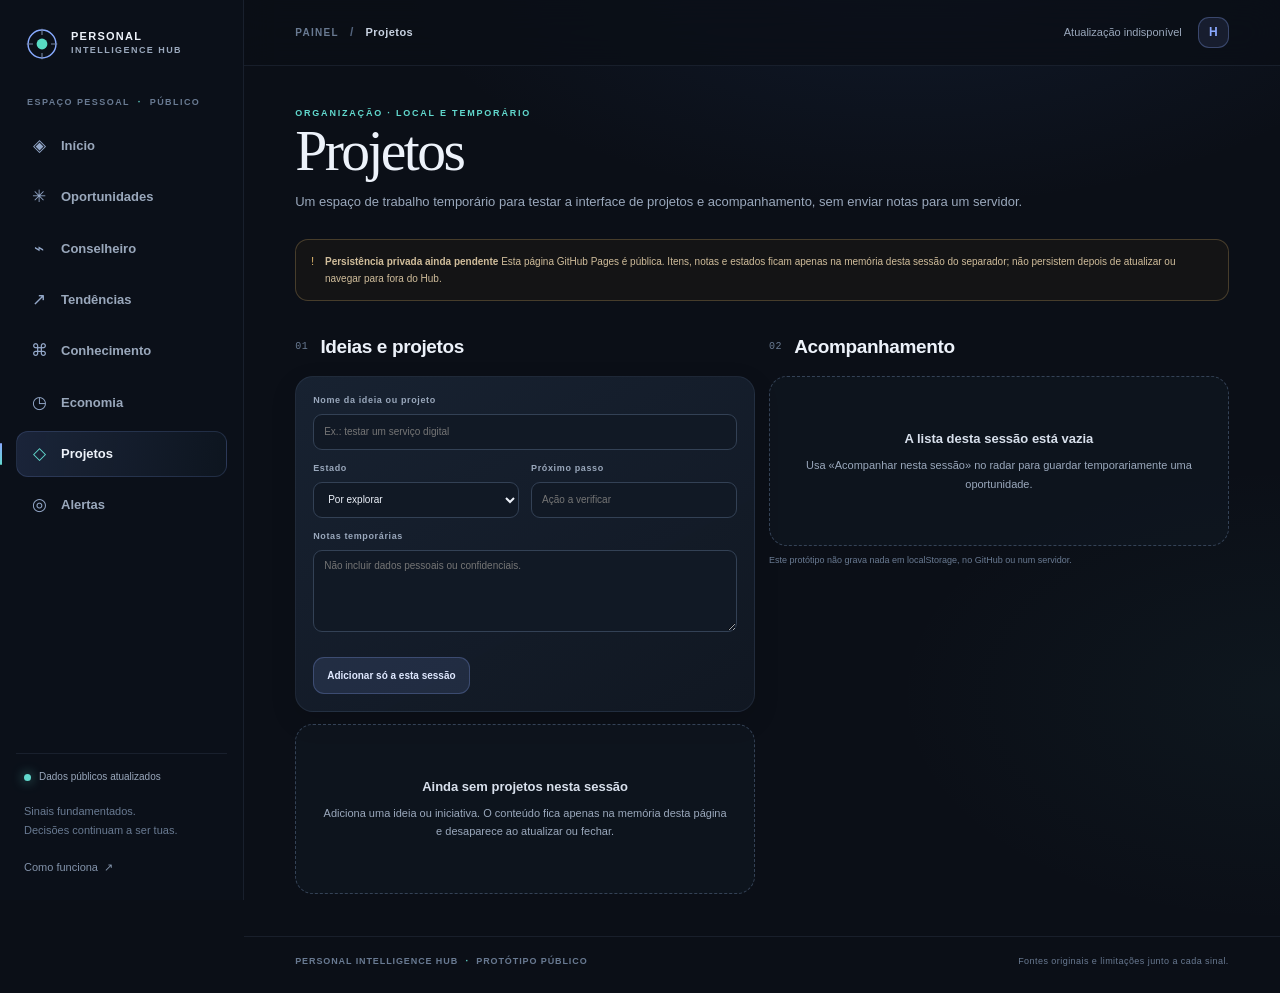
<file: personal-intelligence-dashboard/docs/projects.html>
<!doctype html>
<html lang="pt-PT">
<head>
  <meta charset="utf-8">
  <meta name="viewport" content="width=device-width, initial-scale=1, viewport-fit=cover">
  <meta name="theme-color" content="#0c1018">
  <meta name="description" content="Espaço de trabalho temporário, sem guardar dados pessoais.">
  <title>Projetos · Personal Intelligence Hub</title>
  <link rel="stylesheet" href="assets/hub.css">
  <script defer src="assets/hub.js"></script>
</head>
<body data-page="projects">
  <a class="skip-link" href="#main">Saltar para o conteúdo principal</a>
  <div class="app-shell">
    <aside class="sidebar">
      <a class="brand" href="index.html" data-route="home">
        <svg class="brand-mark" viewBox="0 0 40 40" aria-hidden="true">
<circle cx="20" cy="20" r="15.5" fill="none" stroke="#88aaff" stroke-width="1.6"/>
<circle cx="20" cy="20" r="6" fill="#58dbc4"/><path d="M20 3v7M37 20h-7M20 37v-7M3 20h7" stroke="#7888a5" stroke-width="1.2"/>
</svg>
        <span class="brand-text"><strong>PERSONAL</strong><span>INTELLIGENCE HUB</span></span>
      </a>
      <div class="workspace-label">ESPAÇO PESSOAL <span aria-hidden="true">·</span> PÚBLICO</div>
      <nav class="side-nav" aria-label="Navegação principal">
        <a class="nav-link" href="index.html" data-route="home"><span class="nav-icon" aria-hidden="true">◈</span><span>Início</span></a>
<a class="nav-link" href="opportunities.html" data-route="opportunities"><span class="nav-icon" aria-hidden="true">✳</span><span>Oportunidades</span></a>
<a class="nav-link" href="advisor.html" data-route="advisor"><span class="nav-icon" aria-hidden="true">⌁</span><span>Conselheiro</span></a>
<a class="nav-link" href="trends.html" data-route="trends"><span class="nav-icon" aria-hidden="true">↗</span><span>Tendências</span></a>
<a class="nav-link" href="knowledge.html" data-route="knowledge"><span class="nav-icon" aria-hidden="true">⌘</span><span>Conhecimento</span></a>
<a class="nav-link" href="economy.html" data-route="economy"><span class="nav-icon" aria-hidden="true">◷</span><span>Economia</span></a>
<a class="nav-link" href="projects.html" data-route="projects" aria-current="page"><span class="nav-icon" aria-hidden="true">◇</span><span>Projetos</span></a>
<a class="nav-link" href="alerts.html" data-route="alerts"><span class="nav-icon" aria-hidden="true">◎</span><span>Alertas</span></a>
      </nav>
      <div class="sidebar-bottom">
        <div class="source-status"><span class="pulse" aria-hidden="true"></span><span id="source-status">A carregar fontes públicas</span></div>
        <div class="sidebar-note">Sinais fundamentados.<br>Decisões continuam a ser tuas.</div>
        <a class="sidebar-help" href="https://github.com/hlsr2002-glitch/personal-intelligence-dashboard/blob/main/personal-intelligence-dashboard/README.md" target="_blank" rel="noopener noreferrer">Como funciona <span aria-hidden="true">↗</span></a>
      </div>
    </aside>
    <div class="main-column">
      <header class="topbar">
        <div class="mobile-brand"><svg class="brand-mark" viewBox="0 0 40 40" aria-hidden="true">
<circle cx="20" cy="20" r="15.5" fill="none" stroke="#88aaff" stroke-width="1.6"/>
<circle cx="20" cy="20" r="6" fill="#58dbc4"/><path d="M20 3v7M37 20h-7M20 37v-7M3 20h7" stroke="#7888a5" stroke-width="1.2"/>
</svg><span>INTELLIGENCE HUB</span></div>
        <div class="breadcrumbs"><span>PAINEL</span><b aria-hidden="true">/</b><strong id="crumb-title">Projetos</strong></div>
        <div class="topbar-meta"><span class="topbar-date" id="updated-label">A sincronizar…</span><span class="avatar" aria-label="Perfil privado não configurado">H</span></div>
      </header>
      <nav class="mobile-nav" aria-label="Navegação principal">
        <a class="nav-link" href="index.html" data-route="home"><span class="nav-icon" aria-hidden="true">◈</span><span>Início</span></a>
<a class="nav-link" href="opportunities.html" data-route="opportunities"><span class="nav-icon" aria-hidden="true">✳</span><span>Oportunidades</span></a>
<a class="nav-link" href="advisor.html" data-route="advisor"><span class="nav-icon" aria-hidden="true">⌁</span><span>Conselheiro</span></a>
<a class="nav-link" href="trends.html" data-route="trends"><span class="nav-icon" aria-hidden="true">↗</span><span>Tendências</span></a>
<a class="nav-link" href="knowledge.html" data-route="knowledge"><span class="nav-icon" aria-hidden="true">⌘</span><span>Conhecimento</span></a>
<a class="nav-link" href="economy.html" data-route="economy"><span class="nav-icon" aria-hidden="true">◷</span><span>Economia</span></a>
<a class="nav-link" href="projects.html" data-route="projects" aria-current="page"><span class="nav-icon" aria-hidden="true">◇</span><span>Projetos</span></a>
<a class="nav-link" href="alerts.html" data-route="alerts"><span class="nav-icon" aria-hidden="true">◎</span><span>Alertas</span></a>
      </nav>
      <main id="main" class="page-main" tabindex="-1">
        <div class="loading-state" role="status"><span class="spinner" aria-hidden="true"></span>A preparar o painel…</div>
      </main>
      <footer class="page-footer">
        <span>PERSONAL INTELLIGENCE HUB <b>·</b> PROTÓTIPO PÚBLICO</span>
        <span>Fontes originais e limitações junto a cada sinal.</span>
      </footer>
    </div>
  </div>
</body>
</html>
</file>
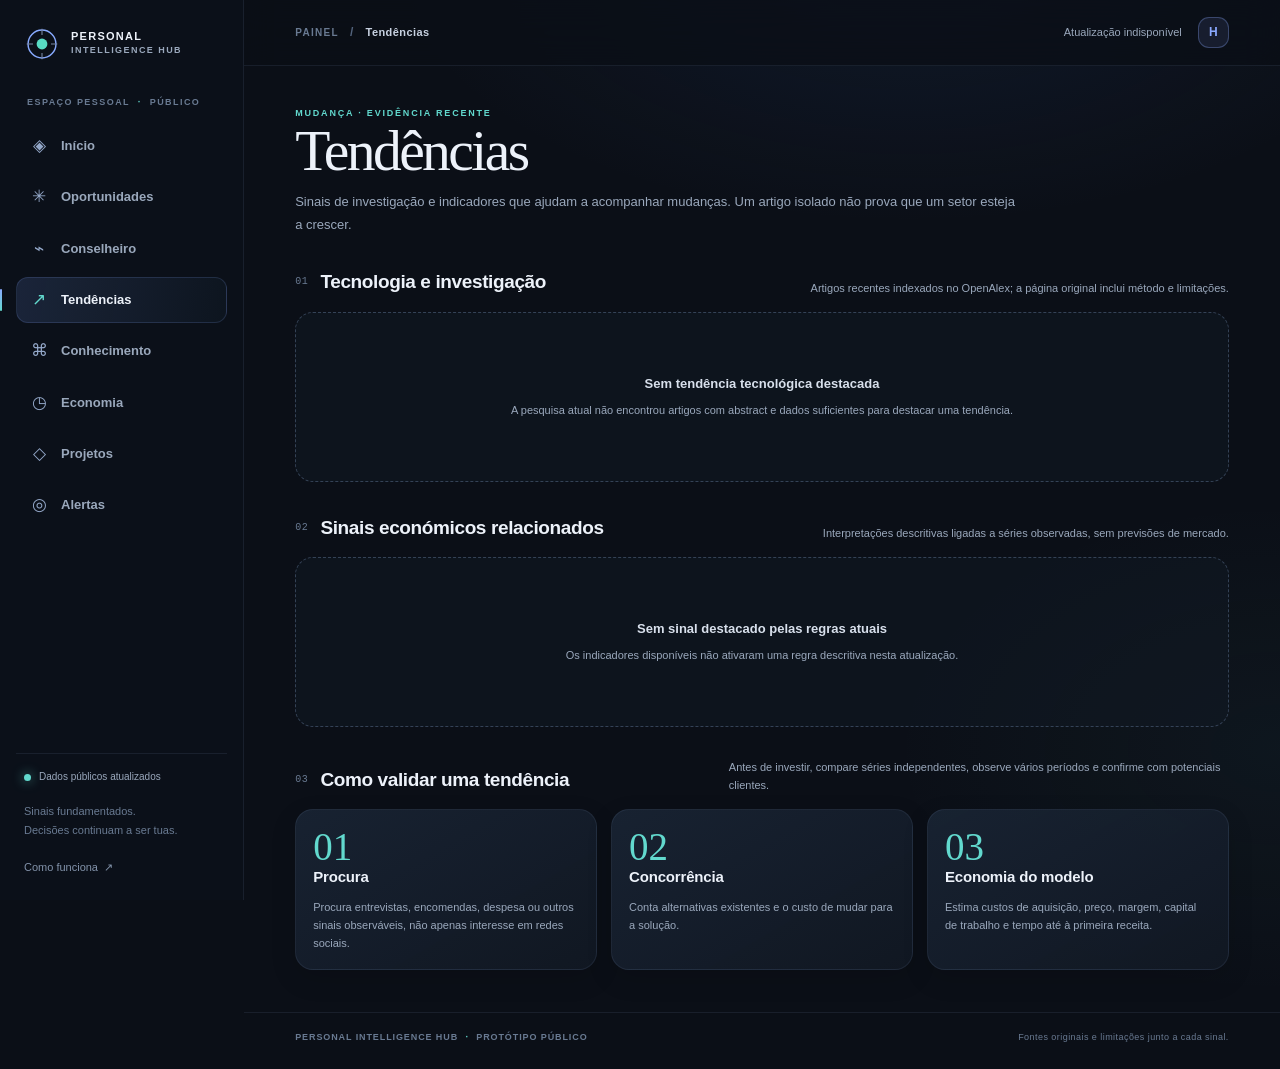
<file: personal-intelligence-dashboard/docs/trends.html>
<!doctype html>
<html lang="pt-PT">
<head>
  <meta charset="utf-8">
  <meta name="viewport" content="width=device-width, initial-scale=1, viewport-fit=cover">
  <meta name="theme-color" content="#0c1018">
  <meta name="description" content="Mudanças tecnológicas e sinais para acompanhar.">
  <title>Tendências · Personal Intelligence Hub</title>
  <link rel="stylesheet" href="assets/hub.css">
  <script defer src="assets/hub.js"></script>
</head>
<body data-page="trends">
  <a class="skip-link" href="#main">Saltar para o conteúdo principal</a>
  <div class="app-shell">
    <aside class="sidebar">
      <a class="brand" href="index.html" data-route="home">
        <svg class="brand-mark" viewBox="0 0 40 40" aria-hidden="true">
<circle cx="20" cy="20" r="15.5" fill="none" stroke="#88aaff" stroke-width="1.6"/>
<circle cx="20" cy="20" r="6" fill="#58dbc4"/><path d="M20 3v7M37 20h-7M20 37v-7M3 20h7" stroke="#7888a5" stroke-width="1.2"/>
</svg>
        <span class="brand-text"><strong>PERSONAL</strong><span>INTELLIGENCE HUB</span></span>
      </a>
      <div class="workspace-label">ESPAÇO PESSOAL <span aria-hidden="true">·</span> PÚBLICO</div>
      <nav class="side-nav" aria-label="Navegação principal">
        <a class="nav-link" href="index.html" data-route="home"><span class="nav-icon" aria-hidden="true">◈</span><span>Início</span></a>
<a class="nav-link" href="opportunities.html" data-route="opportunities"><span class="nav-icon" aria-hidden="true">✳</span><span>Oportunidades</span></a>
<a class="nav-link" href="advisor.html" data-route="advisor"><span class="nav-icon" aria-hidden="true">⌁</span><span>Conselheiro</span></a>
<a class="nav-link" href="trends.html" data-route="trends" aria-current="page"><span class="nav-icon" aria-hidden="true">↗</span><span>Tendências</span></a>
<a class="nav-link" href="knowledge.html" data-route="knowledge"><span class="nav-icon" aria-hidden="true">⌘</span><span>Conhecimento</span></a>
<a class="nav-link" href="economy.html" data-route="economy"><span class="nav-icon" aria-hidden="true">◷</span><span>Economia</span></a>
<a class="nav-link" href="projects.html" data-route="projects"><span class="nav-icon" aria-hidden="true">◇</span><span>Projetos</span></a>
<a class="nav-link" href="alerts.html" data-route="alerts"><span class="nav-icon" aria-hidden="true">◎</span><span>Alertas</span></a>
      </nav>
      <div class="sidebar-bottom">
        <div class="source-status"><span class="pulse" aria-hidden="true"></span><span id="source-status">A carregar fontes públicas</span></div>
        <div class="sidebar-note">Sinais fundamentados.<br>Decisões continuam a ser tuas.</div>
        <a class="sidebar-help" href="https://github.com/hlsr2002-glitch/personal-intelligence-dashboard/blob/main/personal-intelligence-dashboard/README.md" target="_blank" rel="noopener noreferrer">Como funciona <span aria-hidden="true">↗</span></a>
      </div>
    </aside>
    <div class="main-column">
      <header class="topbar">
        <div class="mobile-brand"><svg class="brand-mark" viewBox="0 0 40 40" aria-hidden="true">
<circle cx="20" cy="20" r="15.5" fill="none" stroke="#88aaff" stroke-width="1.6"/>
<circle cx="20" cy="20" r="6" fill="#58dbc4"/><path d="M20 3v7M37 20h-7M20 37v-7M3 20h7" stroke="#7888a5" stroke-width="1.2"/>
</svg><span>INTELLIGENCE HUB</span></div>
        <div class="breadcrumbs"><span>PAINEL</span><b aria-hidden="true">/</b><strong id="crumb-title">Tendências</strong></div>
        <div class="topbar-meta"><span class="topbar-date" id="updated-label">A sincronizar…</span><span class="avatar" aria-label="Perfil privado não configurado">H</span></div>
      </header>
      <nav class="mobile-nav" aria-label="Navegação principal">
        <a class="nav-link" href="index.html" data-route="home"><span class="nav-icon" aria-hidden="true">◈</span><span>Início</span></a>
<a class="nav-link" href="opportunities.html" data-route="opportunities"><span class="nav-icon" aria-hidden="true">✳</span><span>Oportunidades</span></a>
<a class="nav-link" href="advisor.html" data-route="advisor"><span class="nav-icon" aria-hidden="true">⌁</span><span>Conselheiro</span></a>
<a class="nav-link" href="trends.html" data-route="trends" aria-current="page"><span class="nav-icon" aria-hidden="true">↗</span><span>Tendências</span></a>
<a class="nav-link" href="knowledge.html" data-route="knowledge"><span class="nav-icon" aria-hidden="true">⌘</span><span>Conhecimento</span></a>
<a class="nav-link" href="economy.html" data-route="economy"><span class="nav-icon" aria-hidden="true">◷</span><span>Economia</span></a>
<a class="nav-link" href="projects.html" data-route="projects"><span class="nav-icon" aria-hidden="true">◇</span><span>Projetos</span></a>
<a class="nav-link" href="alerts.html" data-route="alerts"><span class="nav-icon" aria-hidden="true">◎</span><span>Alertas</span></a>
      </nav>
      <main id="main" class="page-main" tabindex="-1">
        <div class="loading-state" role="status"><span class="spinner" aria-hidden="true"></span>A preparar o painel…</div>
      </main>
      <footer class="page-footer">
        <span>PERSONAL INTELLIGENCE HUB <b>·</b> PROTÓTIPO PÚBLICO</span>
        <span>Fontes originais e limitações junto a cada sinal.</span>
      </footer>
    </div>
  </div>
</body>
</html>
</file>
<file: personal-intelligence-dashboard/docs/assets/hub.css>
:root {
  color-scheme: dark;
  --bg: #0b0f17;
  --bg-soft: #101622;
  --surface: #141c29;
  --surface-raised: #182333;
  --surface-hover: #1c293a;
  --line: #263447;
  --line-soft: rgba(126, 151, 184, .12);
  --text: #edf2fa;
  --muted: #9aa8bc;
  --dim: #697a92;
  --blue: #8aa9ff;
  --cyan: #62d9ce;
  --violet: #b39aff;
  --amber: #f4c776;
  --red: #ff8f99;
  --green: #74d9b6;
  --radius: 18px;
  --shadow: 0 18px 55px rgba(0, 0, 0, .24);
  font-family: Inter, ui-sans-serif, -apple-system, BlinkMacSystemFont, "Segoe UI", sans-serif;
  background: var(--bg);
}

* { box-sizing: border-box; }
html { min-width: 320px; scroll-behavior: smooth; background: var(--bg); }
body {
  margin: 0;
  min-height: 100vh;
  color: var(--text);
  background:
    radial-gradient(ellipse 55% 34% at 71% -4%, rgba(52, 95, 169, .13), transparent 73%),
    radial-gradient(ellipse 42% 32% at 100% 70%, rgba(68, 155, 153, .055), transparent 72%),
    var(--bg);
  font-size: 14px;
  line-height: 1.55;
}
a { color: inherit; }
button, input, select, textarea { font: inherit; }
button, select { color: inherit; }
button { cursor: pointer; }
button:disabled { opacity: .48; cursor: not-allowed; }
:focus-visible { outline: 2px solid var(--cyan); outline-offset: 3px; }
::selection { background: rgba(138, 169, 255, .3); color: white; }

.skip-link {
  position: fixed; z-index: 20; top: 10px; left: 10px; transform: translateY(-160%);
  padding: 10px 14px; border-radius: 10px; color: #091018; background: var(--cyan);
}
.skip-link:focus { transform: translateY(0); }
.app-shell { min-height: 100vh; }
.sidebar {
  position: fixed; z-index: 5; inset: 0 auto 0 0; display: flex; flex-direction: column;
  width: 244px; padding: 24px 16px 20px; border-right: 1px solid var(--line-soft);
  background: rgba(12, 17, 26, .94); backdrop-filter: blur(18px);
}
.brand { display: flex; gap: 11px; align-items: center; margin: 2px 8px 34px; text-decoration: none; }
.brand-mark { width: 36px; height: 36px; flex: 0 0 auto; }
.brand-text { display: flex; flex-direction: column; gap: 2px; letter-spacing: .09em; }
.brand-text strong { color: var(--text); font-size: 11px; font-weight: 800; line-height: 1.1; }
.brand-text span { color: var(--muted); font-size: 9px; font-weight: 700; letter-spacing: .16em; }
.workspace-label { padding: 0 11px; margin-bottom: 13px; color: var(--dim); font-size: 9px; font-weight: 800; letter-spacing: .16em; }
.workspace-label span { padding: 0 4px; color: var(--cyan); }
.side-nav { display: grid; gap: 5px; }
.nav-link {
  position: relative; display: flex; align-items: center; gap: 12px; min-height: 43px;
  padding: 9px 12px; border: 1px solid transparent; border-radius: 12px;
  color: var(--muted); text-decoration: none; font-size: 13px; font-weight: 560;
  transition: color .18s ease, background .18s ease, border-color .18s ease, transform .18s ease;
}
.nav-link:hover { color: var(--text); background: rgba(255, 255, 255, .035); transform: translateX(2px); }
.nav-link[aria-current="page"] { color: var(--text); border-color: rgba(138, 169, 255, .16); background: linear-gradient(100deg, rgba(92, 121, 188, .2), rgba(31, 60, 75, .13)); }
.nav-link[aria-current="page"]::before { position: absolute; top: 11px; bottom: 11px; left: -17px; width: 2px; border-radius: 2px; background: linear-gradient(var(--blue), var(--cyan)); content: ""; }
.nav-icon { display: grid; width: 20px; place-items: center; color: #94a8c9; font-size: 17px; }
.nav-link[aria-current="page"] .nav-icon { color: var(--cyan); }
.sidebar-bottom { margin-top: auto; padding: 15px 8px 2px; border-top: 1px solid var(--line-soft); }
.source-status { display: flex; align-items: center; gap: 8px; color: var(--muted); font-size: 10px; }
.pulse { width: 7px; height: 7px; border-radius: 50%; background: var(--cyan); box-shadow: 0 0 12px rgba(98, 217, 206, .7); }
.sidebar-note { margin: 17px 0; color: var(--dim); font-size: 11px; line-height: 1.7; }
.sidebar-help { color: #8393ab; font-size: 11px; text-decoration: none; }
.sidebar-help:hover { color: var(--cyan); }
.sidebar-help span { padding-left: 3px; }

.main-column { min-height: 100vh; margin-left: 244px; }
.topbar {
  position: sticky; z-index: 4; top: 0; display: flex; align-items: center; justify-content: space-between;
  height: 66px; padding: 0 clamp(22px, 4vw, 58px); border-bottom: 1px solid var(--line-soft);
  background: rgba(11, 15, 23, .78); backdrop-filter: blur(16px);
}
.breadcrumbs { display: flex; align-items: center; gap: 11px; color: var(--dim); font-size: 10px; font-weight: 740; letter-spacing: .13em; }
.breadcrumbs b { color: #53647d; font-size: 12px; }
.breadcrumbs strong { color: #c8d2e1; font-size: 11px; letter-spacing: .04em; }
.topbar-meta { display: flex; align-items: center; gap: 16px; }
.topbar-date { color: var(--muted); font-size: 11px; }
.avatar { display: grid; width: 31px; height: 31px; place-items: center; border: 1px solid rgba(138, 169, 255, .3); border-radius: 11px; color: var(--blue); background: rgba(138, 169, 255, .1); font-size: 12px; font-weight: 800; }
.mobile-brand, .mobile-nav { display: none; }
.page-main { width: min(1460px, 100%); min-height: calc(100vh - 120px); padding: 31px clamp(22px, 4vw, 58px) 42px; margin: 0 auto; }
.page-footer { display: flex; justify-content: space-between; gap: 18px; padding: 18px clamp(22px, 4vw, 58px) 24px; border-top: 1px solid var(--line-soft); color: var(--dim); font-size: 9px; letter-spacing: .05em; }
.page-footer span:first-child { font-weight: 800; letter-spacing: .1em; }
.page-footer b { color: var(--cyan); padding: 0 4px; }

.loading-state { display: flex; min-height: 50vh; align-items: center; justify-content: center; gap: 12px; color: var(--muted); }
.sr-only { position: absolute; width: 1px; height: 1px; padding: 0; margin: -1px; overflow: hidden; clip: rect(0, 0, 0, 0); white-space: nowrap; border: 0; }
.spinner { width: 17px; height: 17px; border: 2px solid var(--line); border-top-color: var(--cyan); border-radius: 50%; animation: spin .8s linear infinite; }
@keyframes spin { to { transform: rotate(360deg); } }
.page-head { display: flex; align-items: end; justify-content: space-between; gap: 30px; margin: 10px 0 25px; }
.eyebrow { color: var(--cyan); font-size: 9px; font-weight: 820; letter-spacing: .2em; text-transform: uppercase; }
h1, h2, h3, p { margin-top: 0; }
h1 { margin-bottom: 10px; font-family: ui-serif, Georgia, "Times New Roman", serif; font-size: clamp(35px, 4.5vw, 59px); font-weight: 500; letter-spacing: -.045em; line-height: 1.04; }
h2 { margin-bottom: 7px; font-size: 19px; font-weight: 670; letter-spacing: -.02em; }
h3 { margin-bottom: 8px; font-size: 15px; font-weight: 680; letter-spacing: -.012em; line-height: 1.4; }
.page-lede { max-width: 730px; margin-bottom: 0; color: var(--muted); font-size: 13px; line-height: 1.75; }
.kicker { color: var(--muted); font-size: 11px; }
.section { margin-top: 31px; }
.section-heading { display: flex; align-items: end; justify-content: space-between; gap: 20px; margin-bottom: 15px; }
.section-heading p { max-width: 500px; margin: 0; color: var(--muted); font-size: 11px; line-height: 1.65; }
.section-title-wrap { display: flex; align-items: center; gap: 12px; }
.section-index { color: var(--dim); font-family: ui-monospace, SFMono-Regular, Menlo, monospace; font-size: 10px; letter-spacing: .06em; }
.section-heading h2 { margin: 0; }
.grid { display: grid; gap: 14px; }
.grid-2 { grid-template-columns: repeat(2, minmax(0, 1fr)); }
.grid-3 { grid-template-columns: repeat(3, minmax(0, 1fr)); }
.grid-4 { grid-template-columns: repeat(4, minmax(0, 1fr)); }
.card {
  min-width: 0; padding: 17px; border: 1px solid var(--line-soft); border-radius: var(--radius);
  background: linear-gradient(150deg, rgba(25, 36, 51, .94), rgba(17, 24, 35, .97));
  box-shadow: 0 9px 26px rgba(0, 0, 0, .13);
  transition: transform .2s ease, border-color .2s ease, background .2s ease, box-shadow .2s ease;
}
.card:hover { transform: translateY(-2px); border-color: rgba(138, 169, 255, .28); background: linear-gradient(150deg, #1a2637, #141d2a); box-shadow: 0 14px 30px rgba(0, 0, 0, .22); }
.card-kicker, .label { color: var(--dim); font-size: 9px; font-weight: 770; letter-spacing: .13em; text-transform: uppercase; }
.metric-value { margin: 12px 0 4px; font-size: clamp(22px, 2vw, 30px); font-weight: 640; letter-spacing: -.04em; line-height: 1.05; }
.metric-foot { display: flex; align-items: center; justify-content: space-between; gap: 8px; color: var(--muted); font-size: 10px; }
.metric-note { margin: 12px 0 0; color: var(--muted); font-size: 11px; line-height: 1.6; }
.positive { color: var(--green); }
.negative { color: var(--red); }
.neutral { color: var(--amber); }
.trend-up { color: var(--green); }
.trend-down { color: var(--red); }
.tag-row { display: flex; flex-wrap: wrap; gap: 7px; align-items: center; }
.tag, .status-pill { display: inline-flex; align-items: center; gap: 6px; min-height: 24px; padding: 3px 9px; border: 1px solid rgba(132, 155, 190, .19); border-radius: 99px; color: #bfcbda; background: rgba(128, 151, 185, .065); font-size: 9px; font-weight: 700; }
.tag-blue { color: #aac0ff; border-color: rgba(138, 169, 255, .22); background: rgba(138, 169, 255, .09); }
.tag-green { color: var(--green); border-color: rgba(116, 217, 182, .2); background: rgba(116, 217, 182, .08); }
.tag-amber { color: var(--amber); border-color: rgba(244, 199, 118, .2); background: rgba(244, 199, 118, .08); }
.tag-violet { color: var(--violet); border-color: rgba(179, 154, 255, .22); background: rgba(179, 154, 255, .08); }

.hero {
  position: relative; display: grid; grid-template-columns: minmax(0, 1.35fr) minmax(250px, .65fr);
  gap: 25px; align-items: center; min-height: 262px; overflow: hidden; padding: clamp(24px, 4vw, 40px);
  border: 1px solid rgba(138, 169, 255, .19); border-radius: 24px;
  background:
    radial-gradient(ellipse 60% 130% at 89% 10%, rgba(84, 124, 202, .22), transparent 74%),
    radial-gradient(ellipse 40% 90% at 80% 95%, rgba(52, 176, 160, .12), transparent 77%),
    linear-gradient(118deg, #162130 0%, #141d2a 54%, #172331 100%);
  box-shadow: var(--shadow);
}
.hero::after { position: absolute; top: -165px; right: 12%; width: 340px; height: 340px; border: 1px solid rgba(164, 187, 255, .1); border-radius: 50%; box-shadow: 0 0 0 34px rgba(164, 187, 255, .025), 0 0 0 68px rgba(164, 187, 255, .018); content: ""; pointer-events: none; }
.hero-content, .hero-aside { position: relative; z-index: 1; }
.hero h1 { max-width: 690px; font-size: clamp(38px, 5vw, 63px); }
.hero p { max-width: 570px; margin: 12px 0 0; color: #b0bdcf; font-size: 13px; line-height: 1.8; }
.hero-aside { padding: 18px; border: 1px solid rgba(171, 193, 232, .15); border-radius: 16px; background: rgba(10, 16, 25, .33); backdrop-filter: blur(8px); }
.hero-aside .label { color: #9db0cf; }
.hero-aside p { margin: 8px 0 0; color: #aab7c9; font-size: 11px; }
.hero-stat { display: flex; align-items: baseline; gap: 8px; margin: 10px 0 3px; }
.hero-stat strong { font-size: 32px; font-weight: 620; letter-spacing: -.04em; }
.hero-stat span { color: var(--muted); font-size: 10px; }
.hero-link { display: inline-flex; align-items: center; gap: 8px; margin-top: 13px; color: var(--cyan); font-size: 11px; font-weight: 720; text-decoration: none; }
.hero-link:hover { color: #a2f2e7; }
.briefing-card { display: grid; grid-template-columns: auto 1fr auto; gap: 15px; align-items: start; padding: 19px; }
.briefing-icon { display: grid; width: 38px; height: 38px; place-items: center; border: 1px solid rgba(98, 217, 206, .24); border-radius: 13px; color: var(--cyan); background: rgba(98, 217, 206, .09); font-size: 17px; }
.briefing-card p { margin: 5px 0 0; color: var(--muted); font-size: 11px; line-height: 1.7; }
.briefing-arrow { color: var(--dim); font-size: 18px; }
.quiet-banner, .info-banner, .warning-banner {
  display: flex; align-items: flex-start; gap: 11px; padding: 13px 15px; border: 1px solid var(--line-soft);
  border-radius: 13px; color: #aab8ca; background: rgba(18, 27, 39, .78); font-size: 10px; line-height: 1.7;
}
.quiet-banner { border-color: rgba(98, 217, 206, .16); }
.warning-banner { border-color: rgba(244, 199, 118, .23); color: #d0bd9b; background: rgba(65, 47, 20, .18); }
.banner-icon { flex: 0 0 auto; color: var(--cyan); }
.warning-banner .banner-icon { color: var(--amber); }

.signal-card { padding: 18px; }
.signal-top { display: flex; justify-content: space-between; align-items: start; gap: 14px; margin-bottom: 11px; }
.signal-card h3 { max-width: 740px; margin: 8px 0; }
.signal-card p { margin-bottom: 10px; color: #adbacb; font-size: 11px; line-height: 1.72; }
.signal-meta { display: flex; flex-wrap: wrap; gap: 8px 16px; color: var(--muted); font-size: 10px; }
.source-link { color: #9bb4f9; font-size: 10px; font-weight: 670; text-decoration: none; }
.source-link:hover { color: #c0d0ff; text-decoration: underline; }
.opportunity-card { padding: 19px; }
.opportunity-card h3 { margin: 11px 0 8px; font-size: 16px; }
.opportunity-card p { margin: 8px 0; color: #adbacb; font-size: 11px; line-height: 1.72; }
.opportunity-badges { display: flex; flex-wrap: wrap; gap: 6px; }
.opportunity-detail { margin-top: 13px; padding-top: 12px; border-top: 1px solid var(--line-soft); }
.opportunity-detail strong { display: block; margin-bottom: 4px; color: #d9e1ed; font-size: 10px; }
.opportunity-detail p { margin: 0; color: var(--muted); }
.opportunity-actions { display: flex; flex-wrap: wrap; align-items: center; justify-content: space-between; gap: 12px; margin-top: 15px; }
.score-wrap { display: flex; align-items: center; gap: 9px; }
.score-ring { position: relative; --score: 0; display: grid; width: 46px; height: 46px; place-items: center; border-radius: 50%; background: conic-gradient(var(--cyan) calc(var(--score) * 1%), #2b394c 0); }
.score-ring::before { position: absolute; width: 37px; height: 37px; border-radius: 50%; background: #172130; content: ""; }
.score-ring strong { position: relative; z-index: 1; font-size: 12px; }
.score-copy { display: flex; flex-direction: column; }
.score-copy strong { color: var(--text); font-size: 10px; }
.score-copy span { color: var(--muted); font-size: 9px; }
.button, .button-secondary {
  display: inline-flex; justify-content: center; align-items: center; gap: 8px; min-height: 37px;
  padding: 8px 13px; border: 1px solid rgba(138, 169, 255, .25); border-radius: 11px;
  color: #dfe8ff; background: rgba(138, 169, 255, .12); font-size: 10px; font-weight: 740; text-decoration: none;
  transition: background .16s ease, border-color .16s ease, transform .16s ease;
}
.button:hover, .button-secondary:hover { transform: translateY(-1px); border-color: rgba(138, 169, 255, .45); background: rgba(138, 169, 255, .19); }
.button-secondary { border-color: var(--line); color: #b9c6d7; background: rgba(255, 255, 255, .025); }
.text-button { padding: 4px 0; border: 0; color: var(--cyan); background: transparent; font-size: 10px; font-weight: 720; }
.text-button:hover { color: #a2f2e7; text-decoration: underline; }
.filters { display: flex; flex-wrap: wrap; gap: 9px; align-items: end; padding: 14px; border: 1px solid var(--line-soft); border-radius: 15px; background: rgba(17, 25, 37, .7); }
.filter-control { display: grid; min-width: 140px; gap: 5px; }
.filter-control label, .form-field label { color: var(--muted); font-size: 9px; font-weight: 750; letter-spacing: .07em; }
.filter-control select, .filter-control input, .form-field input, .form-field select, .form-field textarea {
  width: 100%; min-height: 36px; padding: 7px 10px; border: 1px solid #334155; border-radius: 9px;
  color: var(--text); background: #111925; font-size: 10px;
}
.filter-control select:focus, .filter-control input:focus, .form-field input:focus, .form-field textarea:focus { border-color: #7899ed; outline: 2px solid rgba(120, 153, 237, .18); }
.filter-spacer { flex: 1; }
.filter-count { color: var(--muted); font-size: 10px; }
.rubric { display: grid; gap: 8px; }
.rubric-row { display: grid; grid-template-columns: minmax(175px, 1.2fr) minmax(100px, 1fr) 52px; gap: 12px; align-items: center; color: #c0cad8; font-size: 10px; }
.rubric-bar { height: 5px; overflow: hidden; border-radius: 10px; background: #29364a; }
.rubric-bar i { display: block; height: 100%; border-radius: inherit; background: linear-gradient(90deg, var(--blue), var(--cyan)); }
.rubric-row em { color: var(--muted); font-size: 9px; font-style: normal; text-align: right; }
.unknown { color: var(--amber) !important; }
.detail-list { display: grid; gap: 8px; margin: 0; padding: 0; list-style: none; }
.detail-list li { display: flex; align-items: flex-start; gap: 9px; color: #b4c0d0; font-size: 10px; line-height: 1.6; }
.detail-list li::before { flex: 0 0 auto; color: var(--cyan); content: "↳"; }
.empty-state { display: grid; min-height: 170px; place-items: center; padding: 27px; border: 1px dashed #344256; border-radius: var(--radius); color: var(--muted); text-align: center; background: rgba(18, 27, 39, .46); }
.empty-state strong { display: block; margin-bottom: 7px; color: #d8e0ec; font-size: 13px; }
.empty-state p { max-width: 510px; margin: 0; font-size: 11px; line-height: 1.7; }

.chart-card { padding: 17px 18px 14px; }
.chart-head { display: flex; justify-content: space-between; align-items: start; gap: 15px; margin-bottom: 12px; }
.chart-head p { margin: 4px 0 0; color: var(--muted); font-size: 10px; }
.chart-periods { display: flex; gap: 4px; padding: 3px; border: 1px solid var(--line); border-radius: 10px; background: rgba(8, 13, 21, .48); }
.chart-periods button { min-width: 42px; padding: 6px 7px; border: 0; border-radius: 7px; color: #8999af; background: transparent; font-size: 9px; }
.chart-periods button[aria-pressed="true"] { color: #e7edfa; background: #27374d; }
.chart-wrap { position: relative; min-height: 205px; }
.chart-canvas { display: block; width: 100%; height: 205px; touch-action: pan-y; }
.chart-tooltip { position: absolute; display: none; z-index: 2; min-width: 105px; padding: 7px 9px; border: 1px solid #40516a; border-radius: 8px; color: #e6edf7; background: rgba(9, 14, 22, .95); pointer-events: none; font-size: 9px; box-shadow: var(--shadow); }
.chart-filters { display: flex; align-items: end; gap: 12px; margin-bottom: 8px; }
.chart-filters label { display: grid; gap: 5px; color: var(--muted); font-size: 9px; }
.chart-filters select { min-width: 190px; max-width: 60vw; min-height: 34px; padding: 6px 9px; border: 1px solid #334155; border-radius: 9px; color: var(--text); background: #111925; font-size: 10px; }
.chart-note { margin: 7px 0 0; color: var(--dim); font-size: 9px; line-height: 1.6; }
.chart-legend { display: flex; flex-wrap: wrap; gap: 12px; margin-top: 9px; color: var(--muted); font-size: 9px; }
.legend-dot { display: inline-block; width: 7px; height: 7px; margin-right: 5px; border-radius: 50%; background: var(--cyan); }
.legend-dot.blue { background: var(--blue); }
.chart-table { width: 100%; margin-top: 10px; border-collapse: collapse; font-size: 10px; }
.chart-table th, .chart-table td { padding: 7px 8px; border-top: 1px solid var(--line-soft); color: var(--muted); text-align: left; }
.chart-table th { color: #d8e0ed; font-weight: 650; }

.article-card { padding: 18px; }
.article-card h3 { margin-top: 8px; }
.article-card p { margin: 7px 0; color: #acb9cb; font-size: 10px; line-height: 1.7; }
.article-card strong { color: #e0e8f3; }
.article-links { display: flex; flex-wrap: wrap; gap: 12px; align-items: center; margin-top: 12px; padding-top: 10px; border-top: 1px solid var(--line-soft); }
.article-meta { color: var(--dim); font-size: 9px; }
.source-card { padding: 15px; }
.source-card h3 { margin: 6px 0; font-size: 13px; }
.source-card p { margin: 6px 0 10px; color: var(--muted); font-size: 10px; line-height: 1.65; }
.source-card .source-link { display: inline-flex; align-items: center; gap: 5px; }
.timeline { display: grid; gap: 0; }
.timeline-item { position: relative; display: grid; grid-template-columns: 82px 1fr; gap: 15px; padding: 0 0 19px; }
.timeline-item::before { position: absolute; top: 4px; bottom: -1px; left: 83px; width: 1px; background: #2c394d; content: ""; }
.timeline-item:last-child::before { display: none; }
.timeline-date { color: var(--dim); font-family: ui-monospace, SFMono-Regular, Menlo, monospace; font-size: 9px; text-align: right; }
.timeline-dot { position: absolute; top: 4px; left: 79px; width: 9px; height: 9px; border: 2px solid #83a5ff; border-radius: 50%; background: #162338; }
.timeline-body { padding-left: 14px; }
.timeline-body h3 { margin: 0 0 5px; font-size: 12px; }
.timeline-body p { margin: 0 0 6px; color: var(--muted); font-size: 10px; line-height: 1.6; }
.callout-number { color: var(--cyan); font-family: ui-serif, Georgia, serif; font-size: 39px; line-height: 1; }
.mini-stat { padding: 15px; }
.mini-stat strong { display: block; margin: 8px 0 3px; font-size: 22px; font-weight: 620; }
.mini-stat span { color: var(--muted); font-size: 9px; }
.project-list { display: grid; gap: 10px; }
.project-item { padding: 13px; border: 1px solid var(--line-soft); border-radius: 12px; background: rgba(22, 32, 46, .72); }
.project-item-head { display: flex; justify-content: space-between; gap: 12px; }
.project-item p { margin: 7px 0 0; color: var(--muted); font-size: 10px; white-space: pre-wrap; }
.form-grid { display: grid; grid-template-columns: repeat(2, minmax(0, 1fr)); gap: 12px; }
.form-field { display: grid; gap: 6px; }
.form-field.full { grid-column: 1 / -1; }
.form-field textarea { min-height: 82px; resize: vertical; }
.form-actions { display: flex; gap: 10px; align-items: center; margin-top: 13px; }
.divider { height: 1px; margin: 16px 0; border: 0; background: var(--line-soft); }
.history-row { display: grid; grid-template-columns: 80px 1fr auto; gap: 15px; align-items: start; padding: 12px 0; border-top: 1px solid var(--line-soft); }
.history-row:first-child { border-top: 0; }
.history-date { color: var(--dim); font-family: ui-monospace, SFMono-Regular, Menlo, monospace; font-size: 9px; }
.history-row h3 { margin: 0 0 4px; font-size: 11px; }
.history-row p { margin: 0; color: var(--muted); font-size: 10px; line-height: 1.55; }
.history-row .status-pill { white-space: nowrap; }
.alert-card { display: flex; gap: 13px; padding: 16px; border: 1px solid rgba(255, 143, 153, .2); border-radius: 14px; background: rgba(74, 27, 38, .19); }
.alert-mark { display: grid; flex: 0 0 auto; width: 30px; height: 30px; place-items: center; border-radius: 10px; color: var(--red); background: rgba(255, 143, 153, .12); }
.alert-card h3 { margin: 0 0 5px; font-size: 12px; }
.alert-card p { margin: 0; color: #c6aeb2; font-size: 10px; line-height: 1.6; }
.rule-card { padding: 14px; }
.rule-card strong { display: block; margin: 8px 0 4px; font-size: 12px; }
.rule-card p { margin: 0; color: var(--muted); font-size: 10px; line-height: 1.6; }
.score-modal { position: fixed; z-index: 30; inset: 0; display: grid; place-items: center; padding: 20px; background: rgba(3, 6, 11, .76); backdrop-filter: blur(8px); }
.modal-panel { width: min(680px, 100%); max-height: min(85vh, 760px); overflow: auto; padding: 21px; border: 1px solid #34435a; border-radius: 19px; background: #121b28; box-shadow: 0 30px 90px rgba(0, 0, 0, .45); }
.modal-head { display: flex; justify-content: space-between; gap: 14px; align-items: start; margin-bottom: 14px; }
.modal-close { display: grid; width: 32px; height: 32px; place-items: center; border: 1px solid var(--line); border-radius: 9px; color: var(--muted); background: transparent; font-size: 16px; }
.notice-inline { padding: 10px 12px; border-left: 2px solid var(--amber); color: #c7b89c; background: rgba(244, 199, 118, .06); font-size: 9px; line-height: 1.6; }
.skeleton { height: 16px; margin: 8px 0; border-radius: 6px; background: linear-gradient(90deg, #182334, #233146, #182334); background-size: 180% 100%; animation: shimmer 1.4s ease infinite; }
@keyframes shimmer { to { background-position: -180% 0; } }

@media (max-width: 1120px) {
  .sidebar { width: 210px; }
  .main-column { margin-left: 210px; }
  .grid-4 { grid-template-columns: repeat(2, minmax(0, 1fr)); }
  .hero { grid-template-columns: 1fr minmax(220px, .6fr); }
}
@media (max-width: 760px) {
  .sidebar { display: none; }
  .main-column { margin-left: 0; }
  .topbar { height: 55px; padding: 0 17px; }
  .mobile-brand { display: flex; align-items: center; gap: 7px; color: #d9e4f4; font-size: 9px; font-weight: 820; letter-spacing: .12em; }
  .mobile-brand .brand-mark { width: 25px; height: 25px; }
  .breadcrumbs { display: none; }
  .topbar-meta { gap: 9px; }
  .topbar-date { max-width: 160px; overflow: hidden; font-size: 9px; text-overflow: ellipsis; white-space: nowrap; }
  .avatar { width: 28px; height: 28px; }
  .mobile-nav { position: sticky; z-index: 3; top: 55px; display: flex; gap: 5px; overflow-x: auto; padding: 8px 12px; border-bottom: 1px solid var(--line-soft); background: rgba(11, 15, 23, .91); scrollbar-width: none; backdrop-filter: blur(16px); }
  .mobile-nav::-webkit-scrollbar { display: none; }
  .mobile-nav .nav-link { min-height: 35px; flex: 0 0 auto; gap: 6px; padding: 6px 10px; border-radius: 10px; font-size: 10px; }
  .mobile-nav .nav-link::before { display: none; }
  .mobile-nav .nav-icon { width: auto; font-size: 13px; }
  .page-main { min-height: calc(100vh - 135px); padding: 23px 16px 34px; }
  .page-footer { flex-direction: column; gap: 6px; padding: 15px 17px 21px; font-size: 8px; }
  .page-head { align-items: start; flex-direction: column; gap: 10px; margin: 4px 0 19px; }
  .hero { grid-template-columns: 1fr; gap: 17px; min-height: auto; padding: 23px 19px; border-radius: 19px; }
  .hero h1 { font-size: clamp(36px, 10vw, 49px); }
  .hero-aside { padding: 13px; }
  .hero::after { right: -110px; width: 270px; height: 270px; }
  .grid-2, .grid-3, .grid-4 { grid-template-columns: minmax(0, 1fr); }
  .section { margin-top: 25px; }
  .section-heading { align-items: start; flex-direction: column; gap: 7px; }
  .section-heading p { font-size: 10px; }
  .metric-value { font-size: 25px; }
  .briefing-card { grid-template-columns: auto 1fr; gap: 11px; padding: 15px; }
  .briefing-arrow { display: none; }
  .filters { align-items: stretch; }
  .filter-control { min-width: min(100%, 140px); flex: 1 1 42%; }
  .filter-spacer { display: none; }
  .filter-count { flex: 1 0 100%; }
  .chart-head { flex-direction: column; }
  .chart-filters { align-items: stretch; flex-direction: column; }
  .chart-filters select { width: 100%; max-width: 100%; }
  .chart-wrap { min-height: 190px; }
  .chart-canvas { height: 190px; }
  .rubric-row { grid-template-columns: minmax(125px, 1.2fr) minmax(55px, 1fr) 44px; gap: 8px; font-size: 9px; }
  .history-row { grid-template-columns: 66px 1fr; gap: 10px; }
  .history-row .status-pill { grid-column: 2; justify-self: start; }
  .timeline-item { grid-template-columns: 68px 1fr; }
  .timeline-item::before { left: 69px; }
  .timeline-dot { left: 65px; }
  .timeline-body { padding-left: 11px; }
  .form-grid { grid-template-columns: 1fr; }
  .form-field.full { grid-column: auto; }
  .opportunity-actions { align-items: start; }
  .opportunity-actions .button { flex: 1 1 100%; }
  .chart-periods { align-self: flex-start; }
}
@media (prefers-reduced-motion: reduce) {
  *, *::before, *::after { scroll-behavior: auto !important; animation-duration: .01ms !important; animation-iteration-count: 1 !important; transition-duration: .01ms !important; }
}
</file>
